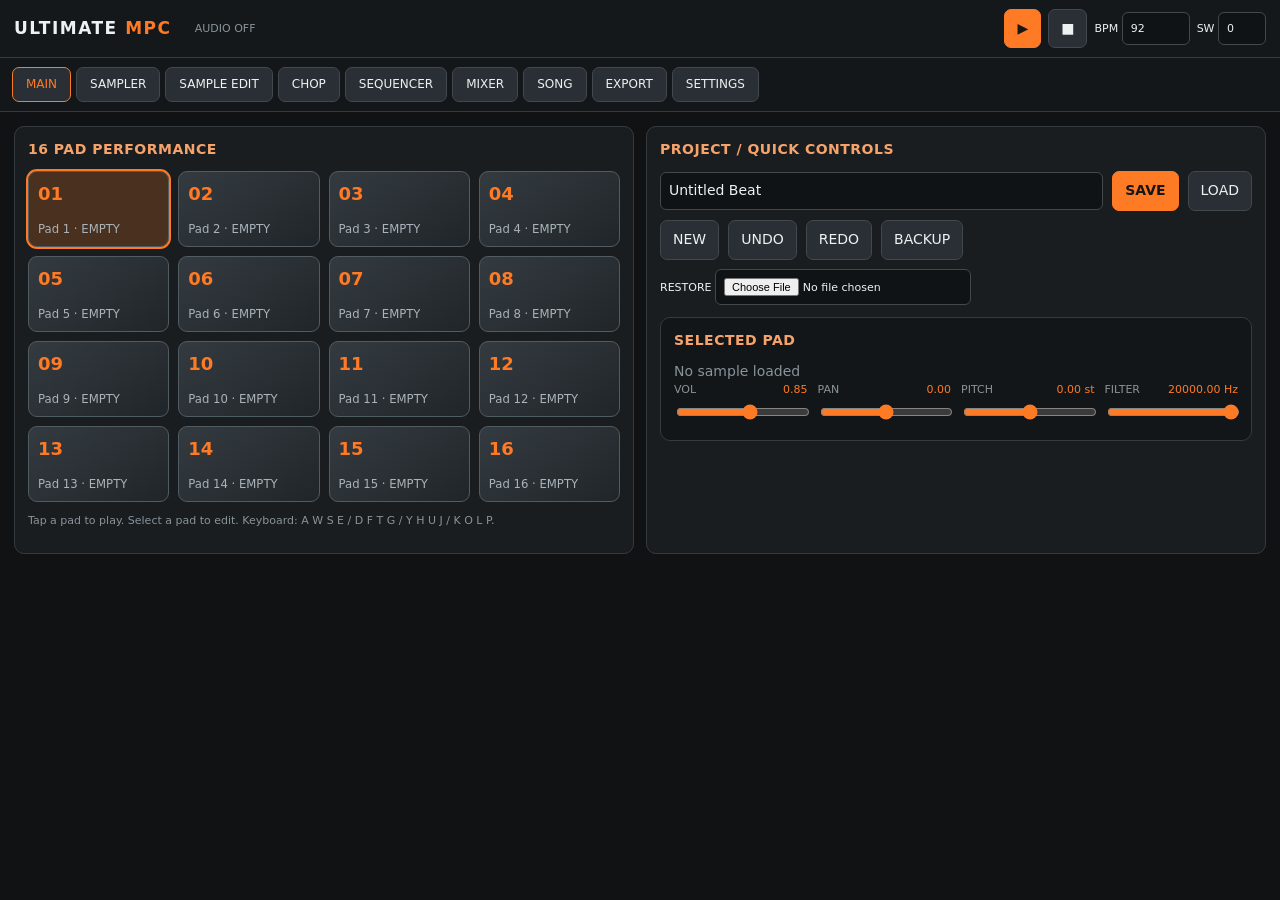
<file: index.html>
<!doctype html>
<html lang="ja">
<head>
<meta charset="utf-8">
<meta name="viewport" content="width=device-width,initial-scale=1,viewport-fit=cover">
<meta name="theme-color" content="#111315">
<title>ULTIMATE MPC</title>
<style>
:root{--bg:#101214;--panel:#191d20;--panel2:#22272b;--line:#343b40;--muted:#89939a;--text:#eef1f2;--orange:#ff7a24;--orange2:#ff9a4d;--green:#9bd66d}
*{box-sizing:border-box}body{margin:0;background:var(--bg);color:var(--text);font:14px/1.4 system-ui,-apple-system,"Segoe UI",sans-serif;min-height:100vh}
button,input,select{font:inherit}button{background:#292f34;color:var(--text);border:1px solid #41494f;border-radius:7px;padding:9px 12px;cursor:pointer}button:active,.pad:active{transform:translateY(1px);filter:brightness(1.25)}button.primary{background:var(--orange);border-color:var(--orange);color:#171717;font-weight:800}button.active{border-color:var(--orange);color:var(--orange)}button:disabled{opacity:.4}
input,select{background:#101315;color:var(--text);border:1px solid #41494f;border-radius:6px;padding:8px;min-width:0;max-width:100%}
input[type=range]{padding:0;accent-color:var(--orange);width:100%}
header{height:58px;display:flex;align-items:center;gap:14px;padding:8px 14px;border-bottom:1px solid var(--line);background:#15181a;position:sticky;top:0;z-index:5}
.brand{font-weight:900;letter-spacing:1.5px;font-size:17px}.brand b{color:var(--orange)}.transport{display:flex;align-items:center;gap:7px;margin-left:auto}.transport input{width:68px}
.status{color:var(--muted);font-size:11px;min-width:70px;text-align:right}
nav{display:flex;gap:5px;padding:9px 12px;overflow:auto;border-bottom:1px solid var(--line);background:#141719}
nav button{white-space:nowrap;padding:8px 13px;font-size:12px}
main{padding:14px;max-width:1500px;margin:auto}.page{display:none}.page.show{display:block}
.panel{background:var(--panel);border:1px solid var(--line);border-radius:10px;padding:13px;margin-bottom:12px;min-width:0}
.panel h2{font-size:14px;margin:0 0 12px;color:#f5a36b;letter-spacing:.5px}
.grid{display:grid;grid-template-columns:repeat(4,minmax(0,1fr));gap:9px}.pad{min-height:76px;border-radius:9px;background:linear-gradient(145deg,#343b40,#202529);border:1px solid #515b62;display:flex;flex-direction:column;justify-content:space-between;padding:9px;text-align:left;touch-action:manipulation;user-select:none}.pad strong{font-size:18px;color:var(--orange)}.pad small{color:#aab3b9;overflow:hidden;text-overflow:ellipsis;white-space:nowrap}.pad.selected{outline:2px solid var(--orange);background:#49301f}
.row{display:flex;gap:9px;align-items:center;flex-wrap:wrap}.row>*{flex:0 0 auto}.grow{flex:1 1 150px}.muted{color:var(--muted)}.tiny{font-size:11px}.controls{display:grid;grid-template-columns:repeat(4,minmax(0,1fr));gap:10px}.control label{display:block;color:var(--muted);font-size:11px;margin-bottom:4px}.control output{color:var(--orange);float:right}
canvas{width:100%;height:170px;background:#0b0e10;border:1px solid #30383d;border-radius:7px;display:block;touch-action:pan-y}
.steps{display:grid;grid-template-columns:repeat(16,minmax(0,1fr));gap:4px}.step{padding:0;height:34px;min-width:0;border-radius:4px;background:#252b2f}.step.on{background:var(--orange);border-color:#ffb27e;color:#171717}.step.playing{outline:2px solid white}
.list{display:grid;gap:7px}.item{display:flex;align-items:center;gap:8px;background:#202529;padding:8px;border-radius:6px}.item>*{min-width:0}.item span{flex:1}
#toast{position:fixed;bottom:18px;left:50%;transform:translateX(-50%);background:#eee;color:#111;padding:10px 16px;border-radius:8px;z-index:20;display:none;max-width:90vw}
@media(min-width:850px){.workspace{display:grid;grid-template-columns:minmax(320px,1fr) minmax(360px,1fr);gap:12px}.workspace .panel{margin:0}.grid{grid-template-columns:repeat(4,minmax(0,1fr))}}
@media(max-width:560px){header{gap:7px;padding:7px}.brand{font-size:14px}.status{display:none}.transport{gap:4px}.transport button{padding:8px}.transport input{width:57px}main{padding:9px}.panel{padding:10px}.grid{gap:6px}.pad{min-height:68px;padding:7px}.pad strong{font-size:16px}.controls{grid-template-columns:repeat(2,minmax(0,1fr))}.steps{gap:2px}.step{height:29px;font-size:10px;padding:0}}
</style>
</head>
<body>
<header>
 <div class="brand">ULTIMATE <b>MPC</b></div>
 <div class="status" id="audioStatus">AUDIO OFF</div>
 <div class="transport">
  <button id="playBtn" class="primary">▶</button><button id="stopBtn">■</button>
  <label class="tiny">BPM <input id="bpm" type="number" min="40" max="240" value="92"></label>
  <label class="tiny">SW <input id="swing" type="number" min="0" max="75" value="0" style="width:48px"></label>
 </div>
</header>
<nav id="nav">
 <button class="active" data-page="main">MAIN</button><button data-page="sampler">SAMPLER</button><button data-page="edit">SAMPLE EDIT</button><button data-page="chop">CHOP</button><button data-page="seq">SEQUENCER</button><button data-page="mixer">MIXER</button><button data-page="song">SONG</button><button data-page="export">EXPORT</button><button data-page="settings">SETTINGS</button>
</nav>
<main>
<section class="page show" id="main">
 <div class="workspace">
  <div class="panel"><h2>16 PAD PERFORMANCE</h2><div class="grid" id="pads"></div><p class="tiny muted">Tap a pad to play. Select a pad to edit. Keyboard: A W S E / D F T G / Y H U J / K O L P.</p></div>
  <div class="panel"><h2>PROJECT / QUICK CONTROLS</h2>
   <div class="row"><input id="projectName" value="Untitled Beat" class="grow"><button id="saveBtn" class="primary">SAVE</button><button id="loadBtn">LOAD</button></div>
   <div class="row" style="margin-top:9px"><button id="newBtn">NEW</button><button id="undoBtn">UNDO</button><button id="redoBtn">REDO</button><button id="projectExportBtn">BACKUP</button><label class="tiny">RESTORE <input id="projectImport" type="file" accept=".um-mpc,.json,application/json"></label></div>
   <div class="panel" style="margin-top:12px;background:#121618"><h2>SELECTED PAD</h2><div id="quickInfo" class="muted">No sample loaded</div><div class="controls" id="quickControls"></div></div>
  </div>
 </div>
</section>
<section class="page" id="sampler">
 <div class="panel"><h2>SAMPLER / PAD ASSIGN</h2><div class="row"><label class="grow">Load audio to selected pad <input id="sampleFile" type="file" accept="audio/*"></label><button id="recordBtn">● RECORD MIC</button><button id="stopRecordBtn" disabled>STOP REC</button></div><p class="tiny muted">対応形式はSafari/ブラウザがデコードできる音声形式に依存します。MP3 / WAV / M4Aなど。録音はマイク許可が必要です。</p></div>
 <div class="workspace"><div class="panel"><h2>PAD BANK</h2><div class="grid" id="pads2"></div></div><div class="panel"><h2>PAD PARAMETERS</h2><div id="padControls" class="controls"></div><div class="row" style="margin-top:10px"><button id="reverseBtn">REVERSE</button><button id="muteBtn">MUTE</button><button id="soloBtn">SOLO</button><button id="chokeBtn">CHOKE GROUP 1</button><button id="modeBtn">ONE SHOT</button></div></div></div>
</section>
<section class="page" id="edit">
 <div class="panel"><h2>SAMPLE EDITOR</h2><div class="row"><button id="zoomOut">－ ZOOM</button><button id="zoomIn">＋ ZOOM</button><button id="previewBtn">▶ PREVIEW</button><button id="trimBtn" class="primary">TRIM TO SELECTION</button><button id="fadeInBtn">FADE IN</button><button id="fadeOutBtn">FADE OUT</button><button id="normalizeBtn">NORMALIZE</button></div><canvas id="wave" width="1200" height="220"></canvas><div class="row"><label class="grow tiny">START <input id="startRange" type="range" min="0" max="0.99" step=".001" value="0"></label><label class="grow tiny">END <input id="endRange" type="range" min=".01" max="1" step=".001" value="1"></label></div><p class="tiny muted">波形をドラッグして範囲選択。編集は選択中パッドのサンプルに適用されます。UNDOで戻せます。</p></div>
</section>
<section class="page" id="chop">
 <div class="panel"><h2>AUTO CHOP / SLICE</h2><div class="row"><label>MODE <select id="chopMode"><option value="equal">Equal Division</option><option value="transient">Transient Detection</option><option value="grid">Grid Division</option></select></label><label>SLICE COUNT <input id="sliceCount" type="number" min="1" max="16" value="8" style="width:75px"></label><button id="chopBtn" class="primary">DETECT / CHOP</button><button id="assignSlices">ASSIGN TO PADS</button></div><canvas id="chopWave" width="1200" height="180"></canvas><div id="sliceList" class="list"></div></div>
</section>
<section class="page" id="seq">
 <div class="panel"><h2>16-STEP SEQUENCER</h2><div class="row"><label>PAD <select id="seqPad"></select></label><label>STEPS <select id="stepCount"><option>16</option><option>32</option><option>64</option></select></label><button id="clearPattern">CLEAR TRACK</button><button id="duplicatePattern">DUPLICATE</button><button id="recordToggle">● LIVE REC OFF</button></div><div id="stepGrid" class="steps" style="margin-top:12px"></div><p class="tiny muted">ステップをタップして発音位置を切り替え。再生中はAudioContextクロックで先読みスケジュールします。</p></div>
 <div class="panel"><h2>SEQUENCER TRACKS</h2><div id="trackList" class="list"></div></div>
</section>
<section class="page" id="mixer">
 <div class="panel"><h2>16-CHANNEL MIXER</h2><div class="row"><label>CHANNEL <select id="mixPad"></select></label><label>MASTER <input id="masterVol" type="range" min="0" max="1.3" step=".01" value=".85"></label></div><div id="mixControls" class="controls" style="margin-top:12px"></div><p class="tiny muted">各パッドに独立したゲイン / パン / フィルターを設定。マスターにはリミッター相当のDynamicsCompressorを搭載。</p></div>
</section>
<section class="page" id="song">
 <div class="panel"><h2>SONG ARRANGER</h2><div class="row"><label>SECTION <select id="section"><option>Intro</option><option>Verse</option><option>Hook</option><option>Bridge</option><option>Outro</option></select></label><label>PATTERN BARS <input id="bars" type="number" min="1" max="16" value="4" style="width:70px"></label><button id="addSection" class="primary">ADD SECTION</button><button id="playSong">▶ PLAY SONG</button></div><div id="songList" class="list" style="margin-top:12px"></div></div>
</section>
<section class="page" id="export">
 <div class="panel"><h2>EXPORT AUDIO</h2><div class="row"><label>FORMAT <select id="exportRate"><option value="44100">44.1 kHz</option><option value="48000">48 kHz</option></select></label><label>BIT DEPTH <select id="bitDepth"><option value="16">16-bit</option><option value="24">24-bit</option></select></label><button id="renderBtn" class="primary">RENDER WAV</button><button id="exportPad">EXPORT SELECTED PAD</button></div><p class="tiny muted">WAVはブラウザ内でレンダリング。MP3エンコードは外部ライブラリなしのため未搭載です。</p><div id="exportStatus" class="muted tiny"></div></div>
</section>
<section class="page" id="settings">
 <div class="panel"><h2>SETTINGS / STORAGE</h2><p>音声エンジンは最初の操作で起動します。iPhone Safariでは消音モード・省電力・バックグラウンド移行の影響を受ける場合があります。</p><div class="row"><button id="initAudio" class="primary">INITIALIZE AUDIO</button><button id="clearStorage">CLEAR LOCAL PROJECTS</button></div><p class="tiny muted">保存先: このブラウザのIndexedDB。Safariのサイトデータ削除やプライベートブラウズ終了で消える可能性があるため、定期的にBACKUPしてください。</p><div id="engineInfo" class="tiny muted"></div></div>
</section>
</main>
<div id="toast"></div>
<script>
'use strict';
const $=id=>document.getElementById(id);
const N=16, KEYMAP=['a','w','s','e','d','f','t','g','y','h','u','j','k','o','l','p'];
let ctx=null, master=null, limiter=null, pads=[], selected=0, playing=false, scheduler=null, nextTime=0, step=0, recordStream=null, recorder=null, recChunks=[], recording=false;
let pattern=Array.from({length:16},()=>Array(64).fill(null)), stepCount=16, song=[], slices=[], history=[], future=[], selection={a:0,b:1}, zoom=1, liveRec=false;
const dbName='ultimate-mpc-db';
function toast(s){let t=$('toast');t.textContent=s;t.style.display='block';clearTimeout(toast.timer);toast.timer=setTimeout(()=>t.style.display='none',2200)}
function makePad(i){return {name:'Pad '+(i+1),buffer:null,volume:0.85,pan:0,pitch:0,start:0,end:1,attack:0,decay:0,sustain:1,release:.08,reverse:false,mute:false,solo:false,choke:0,gate:false,filter:20000,source:null}}
pads=Array.from({length:N},(_,i)=>makePad(i));
function initAudio(){if(!ctx){ctx=new (window.AudioContext||window.webkitAudioContext)({latencyHint:'interactive'});master=ctx.createGain();limiter=ctx.createDynamicsCompressor();limiter.threshold.value=-3;limiter.knee.value=4;limiter.ratio.value=12;limiter.attack.value=.003;limiter.release.value=.12;master.connect(limiter).connect(ctx.destination);$('audioStatus').textContent='AUDIO READY';$('engineInfo').textContent='Sample rate: '+ctx.sampleRate+' Hz / '+ctx.state;}if(ctx.state==='suspended')ctx.resume();return ctx}
function snapshot(){try{history.push(JSON.stringify(serialize(false)));if(history.length>30)history.shift();future=[]}catch(e){}}
function serialize(includeAudio=true){return {name:$('projectName').value,bpm:+$('bpm').value,swing:+$('swing').value,pads:pads.map(p=>({...p,buffer:includeAudio&&p.buffer?bufferToArray(p.buffer):null,source:null})),pattern,stepCount,song}}
function bufferToArray(b){let ch=[];for(let i=0;i<b.numberOfChannels;i++)ch.push(Array.from(b.getChannelData(i)));return {sampleRate:b.sampleRate,channels:ch}}
function arrayToBuffer(d){let b=ctx.createBuffer(d.channels.length,d.channels[0].length,d.sampleRate);d.channels.forEach((a,i)=>b.copyToChannel(Float32Array.from(a),i));return b}
function restore(obj){pads=obj.pads.map((p,i)=>({...makePad(i),...p,buffer:p.buffer?arrayToBuffer(p.buffer):null,source:null}));pattern=obj.pattern||pattern;stepCount=obj.stepCount||16;song=obj.song||[];$('projectName').value=obj.name||'Untitled Beat';$('bpm').value=obj.bpm||92;$('swing').value=obj.swing||0;refresh()}
function playPad(i,velocity=1,when){let p=pads[i];if(!p||!p.buffer||p.mute)return;initAudio();if(pads.some(x=>x.solo)&&!p.solo)return;
 if(p.choke){pads.forEach((q,j)=>{if(j!==i&&q.choke===p.choke&&q.source){try{q.source.stop()}catch(e){}q.source=null}})}
 const b=p.buffer, src=ctx.createBufferSource(), gain=ctx.createGain(), pan=ctx.createStereoPanner(), filter=ctx.createBiquadFilter();
 src.buffer=b;src.playbackRate.value=Math.pow(2,p.pitch/12);if(p.reverse){let rev=ctx.createBuffer(b.numberOfChannels,b.length,b.sampleRate);for(let c=0;c<b.numberOfChannels;c++){let a=b.getChannelData(c),r=rev.getChannelData(c);for(let k=0;k<a.length;k++)r[k]=a[a.length-1-k]}src.buffer=rev}
 pan.pan.value=p.pan;filter.type='lowpass';filter.frequency.value=p.filter;src.connect(filter).connect(gain).connect(pan).connect(master);
 const start=Math.max(0,Math.min(.999,p.start))*src.buffer.duration,end=Math.max(start+.001,Math.min(1,p.end))*src.buffer.duration,dur=end-start,t=when??ctx.currentTime;
 gain.gain.setValueAtTime(0,t);gain.gain.linearRampToValueAtTime(p.volume*velocity, t+Math.max(.002,p.attack));
 if(p.decay>0)gain.gain.setTargetAtTime(p.sustain*p.volume*velocity,t+p.attack,p.decay/4);
 if(p.gate){gain.gain.setTargetAtTime(0,t+Math.max(.05,dur),Math.max(.01,p.release/4));}
 else gain.gain.setValueAtTime(p.sustain*p.volume*velocity,t+Math.max(.01,dur-p.release));
 if(!p.gate)gain.gain.linearRampToValueAtTime(0,t+dur);
 src.start(t,start,dur);p.source=src;src.onended=()=>{if(p.source===src)p.source=null};
}
function drawPads(){['pads','pads2'].forEach(id=>{$(id).innerHTML='';pads.forEach((p,i)=>{let b=document.createElement('button');b.className='pad'+(selected===i?' selected':'');b.innerHTML='<strong>'+String(i+1).padStart(2,'0')+'</strong><small>'+escapeHtml(p.name)+(p.buffer?' · '+p.buffer.duration.toFixed(2)+'s':' · EMPTY')+'</small>';b.onpointerdown=e=>{if(e.button!==2)playPad(i,1)};b.onclick=()=>{selected=i;refresh()};$(id).append(b)})})}
function escapeHtml(s){return String(s).replace(/[&<>"']/g,c=>({'&':'&amp;','<':'&lt;','>':'&gt;','"':'&quot;',"'":'&#39;'}[c]))}
function control(label,key,min,max,stepv,unit=''){let p=pads[selected],v=p[key];return `<div class="control"><label>${label}<output>${Number(v).toFixed(2)}${unit}</output></label><input data-key="${key}" type="range" min="${min}" max="${max}" step="${stepv}" value="${v}"></div>`}
function renderControls(){let html=control('VOLUME','volume',0,1.5,.01)+control('PAN','pan',-1,1,.01)+control('PITCH','pitch',-24,24,.1,' st')+control('START','start',0,.99,.001)+control('END','end',.01,1,.001)+control('ATTACK','attack',0,1,.001,' s')+control('DECAY','decay',0,2,.01,' s')+control('SUSTAIN','sustain',0,1,.01)+control('RELEASE','release',.001,2,.01,' s')+control('LOW PASS','filter',100,20000,10,' Hz');$('padControls').innerHTML=html;$('quickControls').innerHTML=control('VOL','volume',0,1.5,.01)+control('PAN','pan',-1,1,.01)+control('PITCH','pitch',-24,24,.1,' st')+control('FILTER','filter',100,20000,10,' Hz');document.querySelectorAll('[data-key]').forEach(el=>el.oninput=()=>{let k=el.dataset.key;pads[selected][k]=+el.value;el.previousElementSibling.querySelector('output').value=(+el.value).toFixed(2);drawWave()})}
function refresh(){drawPads();renderControls();$('quickInfo').textContent=pads[selected].buffer?`${pads[selected].name} · ${pads[selected].buffer.duration.toFixed(3)} sec · ${pads[selected].buffer.sampleRate} Hz`:'No sample loaded';drawWave();drawChop();renderSteps();renderMixer();renderSong()}
function drawWave(){let c=$('wave'),g=c.getContext('2d');g.clearRect(0,0,c.width,c.height);g.fillStyle='#0b0e10';g.fillRect(0,0,c.width,c.height);let b=pads[selected].buffer;if(!b){g.fillStyle='#778';g.fillText('LOAD A SAMPLE TO VIEW WAVEFORM',25,110);return}let a=b.getChannelData(0),stride=Math.max(1,Math.floor(a.length/c.width/zoom)),mid=c.height/2;g.strokeStyle='#ff8738';g.lineWidth=1;g.beginPath();for(let x=0;x<c.width;x++){let idx=Math.floor(x*a.length/c.width),lo=1,hi=-1;for(let j=0;j<stride&&idx+j<a.length;j++){lo=Math.min(lo,a[idx+j]);hi=Math.max(hi,a[idx+j])}g.moveTo(x,mid-hi*mid*.9);g.lineTo(x,mid-lo*mid*.9)}g.stroke();g.fillStyle='rgba(255,122,36,.14)';g.fillRect(selection.a*c.width,0,(selection.b-selection.a)*c.width,c.height);g.strokeStyle='#ffb27e';g.strokeRect(selection.a*c.width,1,(selection.b-selection.a)*c.width,c.height-2)}
function drawChop(){let c=$('chopWave'),g=c.getContext('2d');g.clearRect(0,0,c.width,c.height);let b=pads[selected].buffer;if(!b){g.fillStyle='#788';g.fillText('NO SAMPLE',20,80);return}let a=b.getChannelData(0),mid=c.height/2;g.strokeStyle='#ff8738';g.beginPath();for(let x=0;x<c.width;x++){let v=a[Math.floor(x*a.length/c.width)]||0;g.moveTo(x,mid-v*mid*.85);g.lineTo(x,mid+v*mid*.85)}g.stroke();g.strokeStyle='#fff';slices.forEach(s=>{g.beginPath();g.moveTo(s.a*c.width,0);g.lineTo(s.a*c.width,c.height);g.stroke()})}
function bindCanvas(){let down=false;function pos(e){let r=$('wave').getBoundingClientRect();return Math.max(0,Math.min(1,(e.clientX-r.left)/r.width))}$('wave').onpointerdown=e=>{down=true;selection.a=pos(e);selection.b=selection.a;drawWave()};$('wave').onpointermove=e=>{if(down){selection.b=pos(e);if(selection.b<selection.a)[selection.a,selection.b]=[selection.b,selection.a];drawWave()}};window.addEventListener('pointerup',()=>{down=false})}
async function loadFile(file,target=selected){if(!file)return;try{initAudio();let data=await file.arrayBuffer(),buf=await ctx.decodeAudioData(data);snapshot();pads[target].buffer=buf;pads[target].name=file.name.replace(/\.[^.]+$/,'').slice(0,24);pads[target].start=0;pads[target].end=1;selected=target;selection={a:0,b:1};refresh();toast('Sample loaded')}catch(e){toast('読み込み失敗: '+e.message)}}
$('sampleFile').onchange=e=>loadFile(e.target.files[0]);
function editBuffer(fn){let p=pads[selected];if(!p.buffer)return toast('先にサンプルを読み込んでください');snapshot();let b=p.buffer, out=ctx.createBuffer(b.numberOfChannels,b.length,b.sampleRate);for(let c=0;c<b.numberOfChannels;c++){let src=b.getChannelData(c),dst=out.getChannelData(c);dst.set(src);fn(dst,c)}p.buffer=out;drawWave();drawChop()}
$('trimBtn').onclick=()=>{let p=pads[selected],b=p.buffer;if(!b)return;let a=Math.floor(selection.a*b.length),z=Math.max(a+1,Math.floor(selection.b*b.length));snapshot();let out=ctx.createBuffer(b.numberOfChannels,z-a,b.sampleRate);for(let c=0;c<b.numberOfChannels;c++)out.copyToChannel(b.getChannelData(c).slice(a,z),c);p.buffer=out;p.start=0;p.end=1;selection={a:0,b:1};refresh()};
$('fadeInBtn').onclick=()=>editBuffer(a=>{let n=Math.min(a.length,Math.floor(a.length*.08));for(let i=0;i<n;i++)a[i]*=i/n});
$('fadeOutBtn').onclick=()=>editBuffer(a=>{let n=Math.min(a.length,Math.floor(a.length*.08));for(let i=0;i<n;i++)a[a.length-n+i]*=1-i/n});
$('normalizeBtn').onclick=()=>editBuffer(a=>{let peak=0;for(let v of a)peak=Math.max(peak,Math.abs(v));if(peak)for(let i=0;i<a.length;i++)a[i]/=peak*.98});
$('previewBtn').onclick=()=>playPad(selected);
$('zoomIn').onclick=()=>{zoom=Math.min(8,zoom*1.5);drawWave()};$('zoomOut').onclick=()=>{zoom=Math.max(1,zoom/1.5);drawWave()};
$('startRange').oninput=e=>{pads[selected].start=+e.target.value;drawWave()};$('endRange').oninput=e=>{pads[selected].end=+e.target.value;drawWave()};
$('reverseBtn').onclick=()=>{pads[selected].reverse=!pads[selected].reverse;toast('Reverse '+(pads[selected].reverse?'ON':'OFF'))};
$('muteBtn').onclick=()=>{pads[selected].mute=!pads[selected].mute;toast('Mute '+pads[selected].mute)};
$('soloBtn').onclick=()=>{pads[selected].solo=!pads[selected].solo;toast('Solo '+pads[selected].solo)};
$('chokeBtn').onclick=()=>{pads[selected].choke=pads[selected].choke?0:1;toast('Choke group '+pads[selected].choke)};
$('modeBtn').onclick=()=>{pads[selected].gate=!pads[selected].gate;$('modeBtn').textContent=pads[selected].gate?'GATE':'ONE SHOT'};
$('chopBtn').onclick=()=>{let b=pads[selected].buffer;if(!b)return toast('サンプルがありません');let count=Math.max(1,Math.min(16,+$('sliceCount').value||8)),mode=$('chopMode').value;slices=[];if(mode==='transient'){let a=b.getChannelData(0),env=[],win=Math.max(64,Math.floor(b.sampleRate*.01));for(let i=0;i<a.length;i+=win){let sum=0;for(let j=i;j<Math.min(i+win,a.length);j++)sum+=a[j]*a[j];env.push(Math.sqrt(sum/win))}let peaks=[];for(let i=2;i<env.length-2;i++)if(env[i]>env[i-1]*1.35&&env[i]>env[i+1]&&env[i]>.015)peaks.push(i*win/a.length);let cuts=[0,...peaks.slice(0,14),1].sort((x,y)=>x-y);cuts=[...new Set(cuts)];for(let i=0;i<cuts.length-1;i++)slices.push({a:cuts[i],b:cuts[i+1]})}else{for(let i=0;i<count;i++)slices.push({a:i/count,b:(i+1)/count})}renderSlices();drawChop();toast(slices.length+' slices created')};
function renderSlices(){$('sliceList').innerHTML='';slices.forEach((s,i)=>{let d=document.createElement('div');d.className='item';d.innerHTML=`<span>Slice ${i+1} · ${(s.a*100).toFixed(1)}%–${(s.b*100).toFixed(1)}%</span><button>PREVIEW</button>`;d.querySelector('button').onclick=()=>{let p=pads[selected];playRange(p.buffer,s.a,s.b)};$('sliceList').append(d)})}
function playRange(b,a,z){if(!b)return;initAudio();let s=ctx.createBufferSource();s.buffer=b;s.connect(master);s.start(0,a*b.duration,(z-a)*b.duration)}
$('assignSlices').onclick=()=>{if(!slices.length||!pads[selected].buffer)return toast('先にCHOPしてください');snapshot();let source=pads[selected].buffer;slices.slice(0,16).forEach((s,i)=>{let a=Math.floor(s.a*source.length),z=Math.max(a+1,Math.floor(s.b*source.length)),b=ctx.createBuffer(source.numberOfChannels,z-a,source.sampleRate);for(let c=0;c<source.numberOfChannels;c++)b.copyToChannel(source.getChannelData(c).slice(a,z),c);pads[i].buffer=b;pads[i].name='Slice '+(i+1);pads[i].start=0;pads[i].end=1});refresh();toast('Slices assigned to pads 1–'+Math.min(16,slices.length))};
function renderSteps(){let pad=+$('seqPad').value||0;let g=$('stepGrid');g.innerHTML='';for(let i=0;i<stepCount;i++){let b=document.createElement('button');b.className='step'+(pattern[pad][i]?' on':'');b.textContent=(i+1);b.onclick=()=>{pattern[pad][i]=!pattern[pad][i];b.classList.toggle('on');if(pattern[pad][i])playPad(pad)};g.append(b)}}
function renderTracks(){$('trackList').innerHTML=pads.map((p,i)=>`<div class="item"><span>${i+1}. ${escapeHtml(p.name)}</span><span class="tiny muted">${pattern[i].slice(0,stepCount).filter(Boolean).length} hits</span><button data-track="${i}">EDIT</button></div>`).join('');document.querySelectorAll('[data-track]').forEach(b=>b.onclick=()=>{$('seqPad').value=b.dataset.track;renderSteps()})}
for(let i=0;i<N;i++){let o=document.createElement('option');o.value=i;o.textContent=`${i+1} · ${pads[i].name}`;$('seqPad').append(o);let m=o.cloneNode(true);$('mixPad').append(m)}
$('seqPad').onchange=renderSteps;$('stepCount').onchange=e=>{stepCount=+e.target.value;renderSteps()};
$('clearPattern').onclick=()=>{pattern[+$('seqPad').value].fill(null);renderSteps();renderTracks()};
$('duplicatePattern').onclick=()=>{let p=+$('seqPad').value;pattern[p]=pattern[p].map(Boolean);toast('Track pattern duplicated in memory')};
$('recordToggle').onclick=()=>{liveRec=!liveRec;$('recordToggle').textContent='● LIVE REC '+(liveRec?'ON':'OFF')};
function schedulerTick(){if(!playing||!ctx)return;while(nextTime<ctx.currentTime+.12){let sixteenth=60/(+$('bpm').value||92)/4;let swing=+$('swing').value/100;let pos=step%stepCount;for(let p=0;p<N;p++)if(pattern[p][pos])playPad(p,1,nextTime);nextTime+=sixteenth*(step%2===1?1+swing:1-swing);step++;}scheduler=setTimeout(schedulerTick,25)}
function startPlay(){initAudio();if(playing)return;playing=true;step=0;nextTime=ctx.currentTime+.05;schedulerTick();$('playBtn').classList.add('active')}
function stopPlay(){playing=false;clearTimeout(scheduler);step=0;$('playBtn').classList.remove('active')}
$('playBtn').onclick=startPlay;$('stopBtn').onclick=stopPlay;
function renderMixer(){let i=+$('mixPad').value||0,p=pads[i];$('mixControls').innerHTML=`<div class="control"><label>VOLUME</label><input id="mv" type="range" min="0" max="1.5" step=".01" value="${p.volume}"></div><div class="control"><label>PAN</label><input id="mp" type="range" min="-1" max="1" step=".01" value="${p.pan}"></div><div class="control"><label>LOW PASS FILTER</label><input id="mf" type="range" min="100" max="20000" step="10" value="${p.filter}"></div><div class="control"><label>PITCH</label><input id="mpt" type="range" min="-24" max="24" step=".1" value="${p.pitch}"></div>`;$('mv').oninput=e=>p.volume=+e.target.value;$('mp').oninput=e=>p.pan=+e.target.value;$('mf').oninput=e=>p.filter=+e.target.value;$('mpt').oninput=e=>p.pitch=+e.target.value}
$('mixPad').onchange=renderMixer;$('masterVol').oninput=e=>{initAudio();master.gain.value=+e.target.value};
$('addSection').onclick=()=>{song.push({name:$('section').value,bars:Math.max(1,+$('bars').value||4)});renderSong()};
function renderSong(){$('songList').innerHTML=song.map((s,i)=>`<div class="item"><span>${i+1}. <b>${s.name}</b> · ${s.bars} bars</span><button data-up="${i}">↑</button><button data-down="${i}">↓</button><button data-del="${i}">DELETE</button></div>`).join('');document.querySelectorAll('[data-del]').forEach(b=>b.onclick=()=>{song.splice(+b.dataset.del,1);renderSong()});document.querySelectorAll('[data-up]').forEach(b=>b.onclick=()=>{let i=+b.dataset.up;if(i){[song[i-1],song[i]]=[song[i],song[i-1]];renderSong()}});document.querySelectorAll('[data-down]').forEach(b=>b.onclick=()=>{let i=+b.dataset.down;if(i<song.length-1){[song[i+1],song[i]]=[song[i],song[i+1]];renderSong()}})}
$('playSong').onclick=()=>{if(!song.length)return toast('Song is empty');startPlay();toast('Song arrangement preview: pattern loop playback')};
function openDB(){return new Promise((res,rej)=>{let r=indexedDB.open(dbName,1);r.onupgradeneeded=()=>r.result.createObjectStore('projects',{keyPath:'id'});r.onsuccess=()=>res(r.result);r.onerror=()=>rej(r.error)})}
async function saveProject(){try{let db=await openDB(),obj=serialize(true),tx=db.transaction('projects','readwrite');tx.objectStore('projects').put({id:'current',updated:Date.now(),data:obj});tx.oncomplete=()=>toast('Project saved locally');tx.onerror=()=>toast('Save failed')}catch(e){toast('Storage error: '+e.message)}}
$('saveBtn').onclick=saveProject;
$('loadBtn').onclick=async()=>{try{let db=await openDB(),r=db.transaction('projects').objectStore('projects').get('current');r.onsuccess=()=>{if(r.result){initAudio();restore(r.result.data);toast('Project loaded')}else toast('No saved project')}}catch(e){toast(e.message)}};
$('newBtn').onclick=()=>{if(!confirm('現在のプロジェクトを初期化しますか？'))return;snapshot();pads=Array.from({length:N},(_,i)=>makePad(i));pattern=Array.from({length:N},()=>Array(64).fill(null));song=[];selected=0;$('projectName').value='Untitled Beat';refresh()};
$('undoBtn').onclick=()=>{if(!history.length)return toast('Undo stack empty');future.push(JSON.stringify(serialize(false)));let x=JSON.parse(history.pop());restore(x);toast('Undo')};
$('redoBtn').onclick=()=>{if(!future.length)return toast('Redo stack empty');history.push(JSON.stringify(serialize(false)));restore(JSON.parse(future.pop()));toast('Redo')};
$('projectExportBtn').onclick=()=>download(JSON.stringify(serialize(true)),$('projectName').value+'.um-mpc','application/json');
$('projectImport').onchange=async e=>{let f=e.target.files[0];if(!f)return;try{let o=JSON.parse(await f.text());initAudio();restore(o);toast('Backup restored')}catch(err){toast('Invalid project file')}};
function download(blobOrText,name,type){let blob=blobOrText instanceof Blob?blobOrText:new Blob([blobOrText],{type}),url=URL.createObjectURL(blob),a=document.createElement('a');a.href=url;a.download=name;a.click();setTimeout(()=>URL.revokeObjectURL(url),1500)}
function wavBlob(buffer,depth=16){let ch=buffer.numberOfChannels,len=buffer.length,bits=depth,bytes=bits/8,block=ch*bytes,out=new ArrayBuffer(44+len*block),v=new DataView(out),pos=0;function str(s){for(let i=0;i<s.length;i++)v.setUint8(pos++,s.charCodeAt(i))}str('RIFF');v.setUint32(pos,36+len*block,true);pos+=4;str('WAVE');str('fmt ');v.setUint32(pos,16,true);pos+=4;v.setUint16(pos,1,true);pos+=2;v.setUint16(pos,ch,true);pos+=2;v.setUint32(pos,buffer.sampleRate,true);pos+=4;v.setUint32(pos,buffer.sampleRate*block,true);pos+=4;v.setUint16(pos,block,true);pos+=2;v.setUint16(pos,bits,true);pos+=2;str('data');v.setUint32(pos,len*block,true);pos+=4;let arrays=Array.from({length:ch},(_,c)=>buffer.getChannelData(c));for(let i=0;i<len;i++)for(let c=0;c<ch;c++){let s=Math.max(-1,Math.min(1,arrays[c][i]));if(bits===16){v.setInt16(pos,s<0?s*32768:s*32767,true);pos+=2}else{let n=Math.round(s<0?s*8388608:s*8388607);v.setUint8(pos,n&255);v.setUint8(pos+1,(n>>8)&255);v.setUint8(pos+2,(n>>16)&255);pos+=3}}return new Blob([out],{type:'audio/wav'})}
async function renderMix(onlyPad=-1){let rate=+$('exportRate').value,beats=onlyPad>=0?4:Math.max(4,song.reduce((a,s)=>a+s.bars,0)*4||16),seconds=beats*60/(+$('bpm').value||92),off=new OfflineAudioContext(2,Math.ceil(seconds*rate),rate),out=off.createDynamicsCompressor();out.threshold.value=-3;out.connect(off.destination);let stepDur=60/(+$('bpm').value||92)/4,total=Math.ceil(seconds/stepDur);for(let i=0;i<N;i++){if(onlyPad>=0&&i!==onlyPad)continue;let p=pads[i];if(!p.buffer||p.mute||(pads.some(x=>x.solo)&&!p.solo))continue;for(let st=0;st<total;st++)if(pattern[i][st%stepCount]){let src=off.createBufferSource(),g=off.createGain(),pan=off.createStereoPanner(),f=off.createBiquadFilter();src.buffer=p.buffer;src.playbackRate.value=Math.pow(2,p.pitch/12);if(p.reverse){let b=off.createBuffer(p.buffer.numberOfChannels,p.buffer.length,p.buffer.sampleRate);for(let c=0;c<b.numberOfChannels;c++){let a=p.buffer.getChannelData(c),d=b.getChannelData(c);for(let k=0;k<a.length;k++)d[k]=a[a.length-1-k]}src.buffer=b}f.type='lowpass';f.frequency.value=p.filter;pan.pan.value=p.pan;g.gain.value=p.volume;src.connect(f).connect(g).connect(pan).connect(out);src.start(st*stepDur,p.start*p.buffer.duration,Math.max(.001,(p.end-p.start)*p.buffer.duration))}}return await off.startRendering()}
$('renderBtn').onclick=async()=>{try{$('exportStatus').textContent='Rendering…';let b=await renderMix(),blob=wavBlob(b,+$('bitDepth').value);download(blob,'ultimate-mpc-mix.wav','audio/wav');$('exportStatus').textContent='WAV rendered · '+b.duration.toFixed(1)+' sec'}catch(e){$('exportStatus').textContent='Render error: '+e.message}};
$('exportPad').onclick=async()=>{try{let b=await renderMix(selected);download(wavBlob(b,+$('bitDepth').value),`pad-${selected+1}.wav`,'audio/wav')}catch(e){toast(e.message)}};
$('recordBtn').onclick=async()=>{try{initAudio();recordStream=await navigator.mediaDevices.getUserMedia({audio:true});recorder=new MediaRecorder(recordStream);recChunks=[];recorder.ondataavailable=e=>recChunks.push(e.data);recorder.onstop=async()=>{let blob=new Blob(recChunks,{type:recorder.mimeType||'audio/webm'});await loadFile(new File([blob],'Mic Recording'));recordStream.getTracks().forEach(t=>t.stop());$('stopRecordBtn').disabled=true};recorder.start();$('stopRecordBtn').disabled=false;$('recordBtn').disabled=true;toast('Recording…')}catch(e){toast('Mic unavailable: '+e.message)}};
$('stopRecordBtn').onclick=()=>{if(recorder&&recorder.state!=='inactive')recorder.stop();$('recordBtn').disabled=false};
$('initAudio').onclick=()=>{initAudio();toast('Audio engine ready')};
$('clearStorage').onclick=async()=>{if(!confirm('保存済みプロジェクトを削除しますか？'))return;let db=await openDB();db.transaction('projects','readwrite').objectStore('projects').clear();toast('Local projects cleared')};
document.querySelectorAll('#nav button').forEach(b=>b.onclick=()=>{document.querySelectorAll('#nav button').forEach(x=>x.classList.toggle('active',x===b));document.querySelectorAll('.page').forEach(x=>x.classList.toggle('show',x.id===b.dataset.page));if(b.dataset.page==='edit'||b.dataset.page==='chop')refresh()});
document.addEventListener('keydown',e=>{if(e.target.matches('input,textarea,select'))return;let i=KEYMAP.indexOf(e.key.toLowerCase());if(i>=0){e.preventDefault();playPad(i)}});
document.addEventListener('visibilitychange',()=>{if(!document.hidden&&ctx&&ctx.state==='suspended')ctx.resume()});
$('bpm').onchange=()=>{let v=Math.max(40,Math.min(240,+$('bpm').value||92));$('bpm').value=v};
$('projectName').onchange=()=>{};
bindCanvas();refresh();renderTracks();$('seqPad').value='0';$('mixPad').value='0';renderMixer();
</script>
</body></html>
</file>
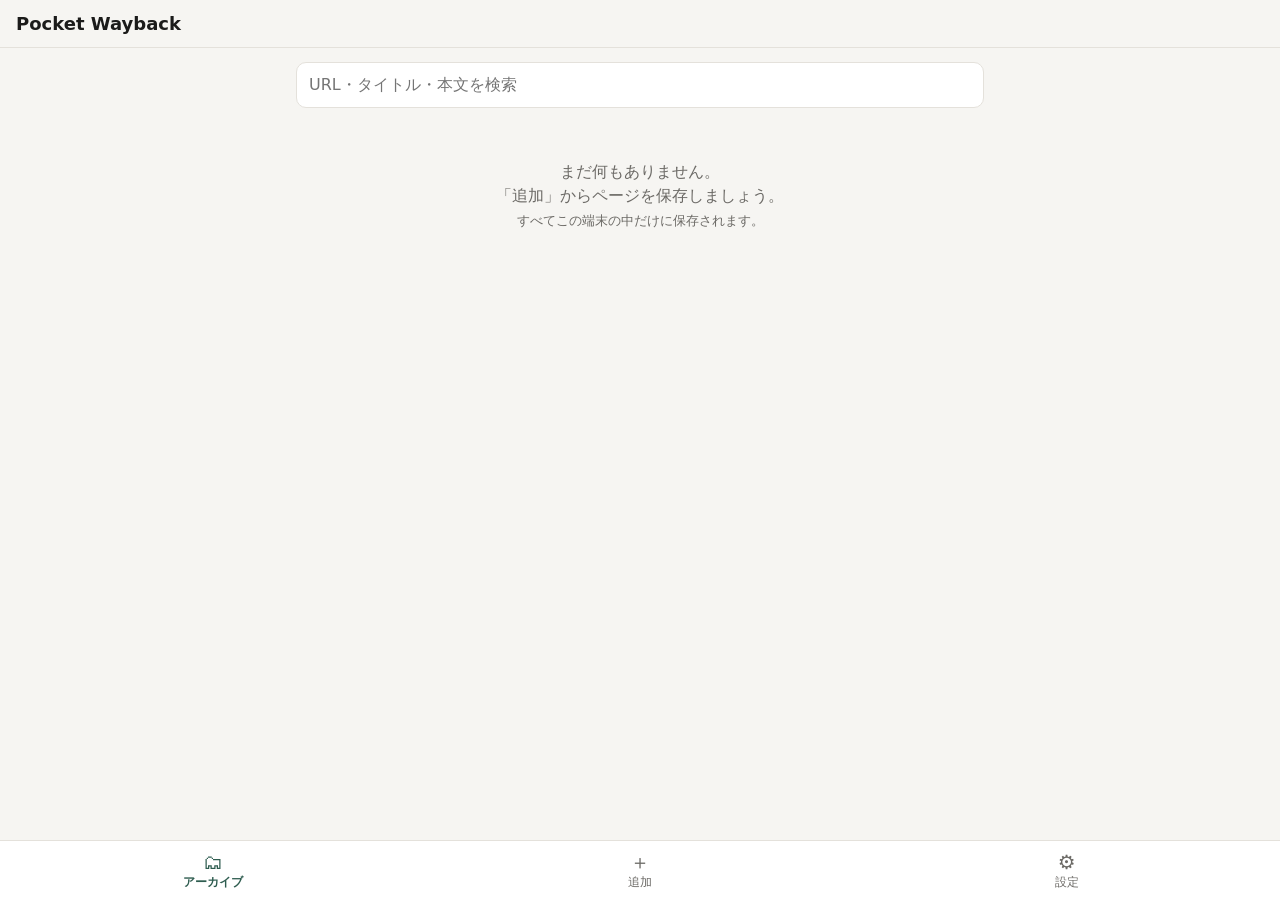
<file: pocket-wayback.html>
<!doctype html>
<html lang="ja">
<head>
<meta charset="utf-8">
<meta name="viewport" content="width=device-width,initial-scale=1,viewport-fit=cover">
<meta http-equiv="Content-Security-Policy" content="default-src 'none'; script-src 'unsafe-inline'; style-src 'unsafe-inline' data:; img-src data: blob:; font-src data:; media-src data: blob:; frame-src about: blob: data:; connect-src 'none'; base-uri 'none'; form-action 'none'">
<meta name="color-scheme" content="light dark">
<meta name="referrer" content="no-referrer">
<title>Pocket Wayback</title>
<style>
:root{--bg:#f6f5f2;--card:#fff;--ink:#1b1b1a;--mute:#6c6a66;--line:#e4e1db;--acc:#2f5d50;--accink:#fff;--add:#e3f3e6;--addt:#14622a;--del:#fbe4e2;--delt:#a3261b;--warn:#fff4d6}
@media(prefers-color-scheme:dark){:root{--bg:#121211;--card:#1c1c1a;--ink:#ecebe7;--mute:#9a978f;--line:#2e2d2a;--acc:#7fc4ac;--accink:#0b1a15;--add:#173222;--addt:#7ee0a0;--del:#3a1b18;--delt:#ff9d92;--warn:#3a321a}}
*{box-sizing:border-box;-webkit-tap-highlight-color:transparent}
html,body{margin:0;background:var(--bg);color:var(--ink);font:16px/1.5 -apple-system,BlinkMacSystemFont,"Hiragino Sans","Noto Sans JP",system-ui,sans-serif}
body{padding-bottom:calc(64px + env(safe-area-inset-bottom))}
body.full{padding-bottom:0}
header.top{position:sticky;top:0;z-index:5;background:var(--bg);padding:calc(10px + env(safe-area-inset-top)) 16px 10px;border-bottom:1px solid var(--line);display:flex;align-items:center;gap:10px}
header.top h1{font-size:18px;margin:0;flex:1;min-width:0;overflow:hidden;text-overflow:ellipsis;white-space:nowrap}
main{padding:14px 16px;max-width:720px;margin:0 auto}
nav.bar{position:fixed;left:0;right:0;bottom:0;display:flex;background:var(--card);border-top:1px solid var(--line);padding-bottom:env(safe-area-inset-bottom);z-index:6}
body.full nav.bar{display:none}
nav.bar a{flex:1;text-align:center;padding:10px 0 9px;color:var(--mute);text-decoration:none;font-size:12px}
nav.bar a b{display:block;font-size:20px;line-height:1.1;font-weight:400}
nav.bar a.on{color:var(--acc);font-weight:600}
.card{background:var(--card);border:1px solid var(--line);border-radius:14px;padding:12px 14px;margin-bottom:10px}
a.row{display:block;color:inherit;text-decoration:none}
.host{font-weight:600;word-break:break-all}
.mute{color:var(--mute);font-size:13px}
.path{color:var(--mute);font-weight:400}
input[type=text],input[type=search],input[type=datetime-local],textarea,select{width:100%;font:inherit;color:inherit;background:var(--card);border:1px solid var(--line);border-radius:10px;padding:10px 12px}
textarea{min-height:160px;font:13px/1.5 ui-monospace,Menlo,monospace}
label.f{display:block;font-size:13px;color:var(--mute);margin:14px 0 5px}
button,.btn{font:inherit;border:0;border-radius:10px;padding:10px 14px;background:var(--acc);color:var(--accink);cursor:pointer;text-decoration:none;display:inline-block}
button.sec,.btn.sec{background:transparent;color:var(--ink);border:1px solid var(--line)}
button.danger{background:transparent;color:var(--delt);border:1px solid var(--line)}
button:disabled{opacity:.4}
.icon{background:transparent;color:var(--ink);border:0;font-size:20px;padding:6px 10px}
.row2{display:flex;gap:8px;flex-wrap:wrap;margin-top:10px}
.pill{display:inline-block;font-size:11px;padding:1px 8px;border-radius:99px;border:1px solid var(--line);color:var(--mute);margin-left:6px}
.pill.chg{color:var(--addt);background:var(--add);border-color:transparent}
.snap{display:flex;gap:12px;align-items:flex-start}
.snap input{margin-top:5px;width:20px;height:20px}
.snap .body{flex:1;min-width:0}
.empty{text-align:center;color:var(--mute);padding:40px 10px}
.note{background:var(--warn);border-radius:12px;padding:10px 12px;font-size:13px;margin:12px 0}
.viewer{position:fixed;inset:0;display:flex;flex-direction:column;background:var(--bg)}
.vbar{display:flex;align-items:center;gap:6px;padding:calc(6px + env(safe-area-inset-top)) 8px 6px;border-bottom:1px solid var(--line);background:var(--bg)}
.vbar select{flex:1;min-width:0;padding:7px 10px}
.vwrap{flex:1;position:relative;background:#fff}
.vwrap iframe{position:absolute;inset:0;width:100%;height:100%;border:0;background:#fff}
pre.txt{margin:0;padding:14px 16px calc(20px + env(safe-area-inset-bottom));white-space:pre-wrap;word-break:break-word;font:14px/1.7 -apple-system,"Hiragino Sans",sans-serif;overflow:auto;position:absolute;inset:0;background:var(--bg);color:var(--ink)}
.d{font:13px/1.55 ui-monospace,Menlo,monospace;white-space:pre-wrap;word-break:break-word;padding:3px 10px;border-radius:4px;margin:1px 0}
.d.p{background:var(--add);color:var(--addt)}
.d.m{background:var(--del);color:var(--delt)}
.d.e{color:var(--mute)}
.d.s{color:var(--mute);text-align:center;font-style:italic}
.toast{position:fixed;left:50%;transform:translateX(-50%);bottom:calc(80px + env(safe-area-inset-bottom));background:#222;color:#fff;padding:10px 16px;border-radius:99px;font-size:14px;z-index:20;max-width:90vw}
h2{font-size:15px;margin:22px 0 8px}
.kv{display:flex;justify-content:space-between;gap:10px;padding:4px 0;font-size:14px}
</style>
</head>
<body>
<div id="app"></div>
<div id="toast" class="toast" hidden></div>
<nav class="bar" id="nav">
  <a href="#/" data-n="home"><b>🗂</b>アーカイブ</a>
  <a href="#/add" data-n="add"><b>＋</b>追加</a>
  <a href="#/s" data-n="s"><b>⚙</b>設定</a>
</nav>

<script>
'use strict';
/* ---------- util ---------- */
const $=s=>document.querySelector(s);
const esc=s=>String(s).replace(/[&<>"']/g,c=>({'&':'&amp;','<':'&lt;','>':'&gt;','"':'&quot;',"'":'&#39;'}[c]));
const pad=n=>String(n).padStart(2,'0');
const fmtDate=ts=>{const d=new Date(ts);return `${d.getFullYear()}/${pad(d.getMonth()+1)}/${pad(d.getDate())} ${pad(d.getHours())}:${pad(d.getMinutes())}`};
const toLocalInput=ts=>{const d=new Date(ts);return `${d.getFullYear()}-${pad(d.getMonth()+1)}-${pad(d.getDate())}T${pad(d.getHours())}:${pad(d.getMinutes())}`};
const fmtSize=n=>n<1024?n+' B':n<1048576?(n/1024).toFixed(1)+' KB':(n/1048576).toFixed(1)+' MB';
const sleep=ms=>new Promise(r=>setTimeout(r,ms));
let toastT;
function toast(msg){const t=$('#toast');t.textContent=msg;t.hidden=false;clearTimeout(toastT);toastT=setTimeout(()=>t.hidden=true,2800)}
function fnv(s){let h=0x811c9dc5;for(let i=0;i<s.length;i++){h^=s.charCodeAt(i);h=Math.imul(h,0x01000193)}return (h>>>0).toString(16)}

/* ---------- IndexedDB ---------- */
let db;
const rq=r=>new Promise((res,rej)=>{r.onsuccess=()=>res(r.result);r.onerror=()=>rej(r.error)});
function openDB(){return new Promise((res,rej)=>{
  const r=indexedDB.open('pocket-wayback',1);
  r.onupgradeneeded=()=>{const d=r.result;const s=d.createObjectStore('snaps',{keyPath:'id',autoIncrement:true});s.createIndex('url','url');d.createObjectStore('body',{keyPath:'id'})};
  r.onsuccess=()=>res(r.result);r.onerror=()=>rej(r.error);
})}
const allSnaps=()=>rq(db.transaction('snaps').objectStore('snaps').getAll());
const getSnap=id=>rq(db.transaction('snaps').objectStore('snaps').get(id));
const getBody=id=>rq(db.transaction('body').objectStore('body').get(id));
function saveSnap(meta,body){return new Promise((res,rej)=>{
  const t=db.transaction(['snaps','body'],'readwrite');
  const r=t.objectStore('snaps').add(meta);
  r.onsuccess=()=>{meta.id=r.result;body.id=r.result;t.objectStore('body').put(body)};
  t.oncomplete=()=>res(meta);t.onerror=()=>rej(t.error);t.onabort=()=>rej(t.error);
})}
function delSnaps(ids){return new Promise((res,rej)=>{
  const t=db.transaction(['snaps','body'],'readwrite');
  ids.forEach(id=>{t.objectStore('snaps').delete(id);t.objectStore('body').delete(id)});
  t.oncomplete=()=>res();t.onerror=()=>rej(t.error);
})}
function clearAll(){return new Promise((res,rej)=>{
  const t=db.transaction(['snaps','body'],'readwrite');
  t.objectStore('snaps').clear();t.objectStore('body').clear();
  t.oncomplete=()=>res();t.onerror=()=>rej(t.error);
})}
function scanBodies(q){return new Promise((res,rej)=>{
  const hits=new Map();const needle=q.toLowerCase();
  const c=db.transaction('body').objectStore('body').openCursor();
  c.onsuccess=()=>{const cur=c.result;if(!cur){res(hits);return}
    const i=cur.value.text.toLowerCase().indexOf(needle);
    if(i>=0)hits.set(cur.value.id,cur.value.text.slice(Math.max(0,i-30),i+90).replace(/\n/g,' '));
    cur.continue()};
  c.onerror=()=>rej(c.error);
})}

/* ---------- text / html helpers ---------- */
function htmlToText(html){
  const d=new DOMParser().parseFromString(html,'text/html');
  d.querySelectorAll('script,style,noscript,template,svg,head').forEach(e=>e.remove());
  d.querySelectorAll('p,div,li,h1,h2,h3,h4,h5,h6,tr,br,section,article,header,footer,blockquote,pre,ul,ol,table,dd,dt').forEach(e=>e.append('\n'));
  const t=(d.body?d.body.textContent:'')||'';
  return t.split('\n').map(l=>l.replace(/\s+/g,' ').trim()).filter(Boolean).join('\n');
}
const looksHtml=s=>/<(html|body|head|div|p|span|h[1-6]|a|table|ul|ol|article|section|script|style|meta|link|img)[\s>\/]/i.test(s.slice(0,200000));
function normUrl(u){
  u=(u||'').trim();if(!u)return '';
  if(!/^[a-z][a-z0-9+.-]*:/i.test(u)&&/^[^\s\/]+\.[^\s\/]+/.test(u))u='https://'+u;
  return u.replace(/#.*$/,'');
}
function splitUrl(u){try{const x=new URL(u);return {host:x.host||x.protocol,path:(x.pathname+x.search).replace(/^\/$/,'')}}catch{return {host:u,path:''}}}

/* ---------- MHTML ---------- */
function bin2str(buf){const a=new Uint8Array(buf);let s='';for(let i=0;i<a.length;i+=0x8000)s+=String.fromCharCode.apply(null,a.subarray(i,i+0x8000));return s}
function str2bytes(s){const a=new Uint8Array(s.length);for(let i=0;i<s.length;i++)a[i]=s.charCodeAt(i)&255;return a}
function dec(bytes,cs){try{return new TextDecoder(cs||'utf-8').decode(bytes)}catch{return new TextDecoder('utf-8').decode(bytes)}}
const qpToBin=s=>s.replace(/=\r?\n/g,'').replace(/=([0-9A-Fa-f]{2})/g,(_,h)=>String.fromCharCode(parseInt(h,16)));
function parseHeaders(h){const o={};h.replace(/\r?\n[ \t]+/g,' ').split(/\r?\n/).forEach(l=>{const i=l.indexOf(':');if(i>0)o[l.slice(0,i).trim().toLowerCase()]=l.slice(i+1).trim()});return o}
function parseMhtml(raw){
  const he=raw.search(/\r?\n\r?\n/);if(he<0)return null;
  const top=parseHeaders(raw.slice(0,he));
  const bm=/boundary="?([^";]+)"?/i.exec(top['content-type']||'');if(!bm)return null;
  const secs=raw.slice(he).split('--'+bm[1]);
  const parts=[];
  for(let k=1;k<secs.length;k++){
    const p=secs[k];if(p.startsWith('--'))break;
    const i=p.search(/\r?\n\r?\n/);if(i<0)continue;
    const h=parseHeaders(p.slice(0,i));
    const body=p.slice(i).replace(/^\r?\n\r?\n/,'').replace(/\r?\n$/,'');
    const enc=(h['content-transfer-encoding']||'').toLowerCase();
    const ct=(h['content-type']||'application/octet-stream').split(';')[0].trim().toLowerCase();
    const csm=/charset="?([^";]+)/i.exec(h['content-type']||'');
    let bin,b64=null;
    try{
      if(enc==='base64'){b64=body.replace(/\s+/g,'');bin=atob(b64)}
      else if(enc==='quoted-printable')bin=qpToBin(body);
      else bin=body;
    }catch{continue}
    parts.push({ct,cs:csm&&csm[1],loc:h['content-location'],cid:(h['content-id']||'').replace(/^<|>$/g,''),bin,b64});
  }
  const wantLoc=top['snapshot-content-location'];
  const main=parts.find(p=>p.ct==='text/html'&&(!wantLoc||p.loc===wantLoc))||parts.find(p=>p.ct==='text/html');
  if(!main)return null;
  const map=[];
  const uri=p=>`data:${p.ct};base64,${p.b64||btoa(p.bin)}`;
  const addKeys=(p,u)=>{
    if(p.loc){map.push([p.loc,u]);if(p.loc.includes('&'))map.push([p.loc.replace(/&/g,'&amp;'),u])}
    if(p.cid)map.push(['cid:'+p.cid,u]);
  };
  const rep=(text)=>{for(const [k,u] of map)if(k&&text.includes(k))text=text.split(k).join(u);return text};
  for(const p of parts)if(p!==main&&p.ct!=='text/css'&&p.ct!=='text/html')addKeys(p,uri(p));
  map.sort((a,b)=>b[0].length-a[0].length);
  for(const p of parts)if(p!==main&&p.ct==='text/css'){
    const css=rep(dec(str2bytes(p.bin),p.cs));
    addKeys(p,'data:text/css;base64,'+btoa(unescape(encodeURIComponent(css))));
  }
  map.sort((a,b)=>b[0].length-a[0].length);
  const html=rep(dec(str2bytes(main.bin),main.cs));
  return {html,location:wantLoc||main.loc||'',date:top.date?Date.parse(top.date):NaN};
}
async function readFile(file){
  const buf=await file.arrayBuffer();
  const head=bin2str(buf.slice(0,2048));
  if(/\.mht(ml)?$/i.test(file.name)||(/^\s*(From|Subject|MIME-Version|Snapshot-Content-Location)\s*:/im.test(head)&&/multipart\/related/i.test(head))){
    const r=parseMhtml(bin2str(buf));
    if(r)return {raw:r.html,isText:false,url:r.location,date:r.date};
  }
  let text;
  try{text=new TextDecoder('utf-8',{fatal:true}).decode(buf)}catch{
    const m=/charset\s*=\s*["']?([\w-]+)/i.exec(head);
    text=dec(new Uint8Array(buf),m?m[1]:'windows-1252');
  }
  return {raw:text,isText:/\.(txt|md)$/i.test(file.name)&&!looksHtml(text),url:'',date:NaN};
}

/* ---------- create snapshot ---------- */
async function makeSnap({url,ts,raw,isText,fallbackName}){
  let html=raw;
  if(isText||!looksHtml(raw))html=`<!doctype html><meta charset="utf-8"><meta name="viewport" content="width=device-width,initial-scale=1"><pre style="white-space:pre-wrap;word-break:break-word;font:15px/1.7 -apple-system,sans-serif;padding:14px;margin:0">${esc(raw)}</pre>`;
  const doc=new DOMParser().parseFromString(html,'text/html');
  const text=htmlToText(html);
  let title=(doc.title||'').trim()||text.split('\n')[0]||'(無題)';
  title=title.slice(0,160);
  if(!url){
    const c=doc.querySelector('link[rel="canonical"]')?.getAttribute('href')||doc.querySelector('meta[property="og:url"]')?.getAttribute('content');
    url=normUrl(c&&/^https?:/i.test(c)?c:'')||('local:'+(fallbackName||'memo'));
  }
  const meta={url,title,ts:ts||Date.now(),size:html.length,hash:fnv(text),excerpt:text.slice(0,200).replace(/\n/g,' ')};
  return saveSnap(meta,{html,text});
}

/* ---------- diff ---------- */
function diffLines(A0,B0){
  let s=0;while(s<A0.length&&s<B0.length&&A0[s]===B0[s])s++;
  let ea=A0.length,eb=B0.length;while(ea>s&&eb>s&&A0[ea-1]===B0[eb-1]){ea--;eb--}
  const A=A0.slice(s,ea),B=B0.slice(s,eb),n=A.length,m=B.length;
  const pre=A0.slice(0,s).map(x=>({t:'=',s:x})),suf=A0.slice(ea).map(x=>({t:'=',s:x}));
  const mid=[];let approx=false;
  if(n*m>4e6){
    approx=true;const sa=new Set(A),sb=new Set(B);
    A.forEach(x=>{if(!sb.has(x))mid.push({t:'-',s:x})});B.forEach(x=>{if(!sa.has(x))mid.push({t:'+',s:x})});
  }else{
    const W=m+1,dp=new Uint16Array((n+1)*W);
    for(let i=n-1;i>=0;i--)for(let j=m-1;j>=0;j--)dp[i*W+j]=A[i]===B[j]?dp[(i+1)*W+j+1]+1:Math.max(dp[(i+1)*W+j],dp[i*W+j+1]);
    let i=0,j=0;
    while(i<n&&j<m){
      if(A[i]===B[j]){mid.push({t:'=',s:A[i]});i++;j++}
      else if(dp[(i+1)*W+j]>=dp[i*W+j+1])mid.push({t:'-',s:A[i++]});
      else mid.push({t:'+',s:B[j++]});
    }
    while(i<n)mid.push({t:'-',s:A[i++]});while(j<m)mid.push({t:'+',s:B[j++]});
  }
  return {ops:[...pre,...mid,...suf],approx};
}

/* ---------- backup (optional passphrase, AES-GCM) ---------- */
const b64e=u8=>{let s='';for(let i=0;i<u8.length;i+=0x8000)s+=String.fromCharCode.apply(null,u8.subarray(i,i+0x8000));return btoa(s)};
const b64d=s=>str2bytes(atob(s));
async function deriveKey(pass,salt){
  const km=await crypto.subtle.importKey('raw',new TextEncoder().encode(pass),'PBKDF2',false,['deriveKey']);
  return crypto.subtle.deriveKey({name:'PBKDF2',salt,iterations:250000,hash:'SHA-256'},km,{name:'AES-GCM',length:256},false,['encrypt','decrypt']);
}
async function buildExport(pass){
  const metas=await allSnaps();const items=[];
  for(const m of metas){const b=await getBody(m.id);const {id,...rest}=m;items.push({...rest,html:b.html})}
  const json=JSON.stringify({app:'pocket-wayback',v:1,items});
  if(!pass)return {blob:new Blob([json],{type:'application/json'}),ext:'json',n:items.length};
  const salt=crypto.getRandomValues(new Uint8Array(16)),iv=crypto.getRandomValues(new Uint8Array(12));
  const key=await deriveKey(pass,salt);
  const ct=new Uint8Array(await crypto.subtle.encrypt({name:'AES-GCM',iv},key,new TextEncoder().encode(json)));
  const out=JSON.stringify({app:'pocket-wayback',v:1,enc:1,salt:b64e(salt),iv:b64e(iv),data:b64e(ct)});
  return {blob:new Blob([out],{type:'application/json'}),ext:'pwb',n:items.length};
}
async function importBackup(file){
  let obj=JSON.parse(await file.text());
  if(obj.app!=='pocket-wayback')throw new Error('形式が違います');
  if(obj.enc){
    const pass=prompt('バックアップのパスフレーズ');if(pass==null)return -1;
    const key=await deriveKey(pass,b64d(obj.salt));
    let pt;try{pt=await crypto.subtle.decrypt({name:'AES-GCM',iv:b64d(obj.iv)},key,b64d(obj.data))}catch{throw new Error('パスフレーズが違います')}
    obj=JSON.parse(new TextDecoder().decode(pt));
  }
  const have=new Set((await allSnaps()).map(m=>m.url+'|'+m.ts+'|'+m.hash));
  let n=0;
  for(const it of obj.items){
    if(have.has(it.url+'|'+it.ts+'|'+it.hash))continue;
    const {html,...meta}=it;await saveSnap(meta,{html,text:htmlToText(html)});n++;
  }
  return n;
}

/* ---------- views ---------- */
const app=$('#app');
let searchQ='';
function setView(name,full){document.body.classList.toggle('full',!!full);document.querySelectorAll('#nav a').forEach(a=>a.classList.toggle('on',a.dataset.n===name))}
const head=(title,back)=>`<header class="top">${back?`<a class="icon" href="${back}" style="text-decoration:none;color:inherit">‹</a>`:''}<h1>${title}</h1></header>`;

async function viewHome(){
  setView('home');
  app.innerHTML=head('Pocket Wayback')+`<main><input type="search" id="q" placeholder="URL・タイトル・本文を検索" value="${esc(searchQ)}" autocomplete="off"><div id="list" style="margin-top:12px"></div></main>`;
  const snaps=await allSnaps();
  const list=$('#list');
  const draw=async(deep)=>{
    const q=searchQ.trim().toLowerCase();
    if(!snaps.length){list.innerHTML=`<div class="empty">まだ何もありません。<br>「追加」からページを保存しましょう。<br><span class="mute">すべてこの端末の中だけに保存されます。</span></div>`;return}
    if(q&&deep){
      const hits=await scanBodies(q);
      const rows=snaps.filter(s=>hits.has(s.id)).sort((a,b)=>b.ts-a.ts);
      list.innerHTML=(rows.length?'':`<div class="empty">本文に一致なし</div>`)+rows.map(s=>`<a class="row card" href="#/v/${s.id}"><div class="host">${esc(s.title)}</div><div class="mute">${esc(s.url)} · ${fmtDate(s.ts)}</div><div class="mute">…${esc(hits.get(s.id))}…</div></a>`).join('');
      return;
    }
    const g=new Map();
    for(const s of snaps){let x=g.get(s.url);if(!x){x={url:s.url,n:0,last:s};g.set(s.url,x)}x.n++;if(s.ts>x.last.ts)x.last=s}
    let arr=[...g.values()];
    if(q)arr=arr.filter(x=>(x.url+' '+x.last.title+' '+x.last.excerpt).toLowerCase().includes(q));
    arr.sort((a,b)=>b.last.ts-a.last.ts);
    list.innerHTML=arr.map(x=>{const u=splitUrl(x.url);return `<a class="row card" href="#/u/${encodeURIComponent(x.url)}"><div class="host">${esc(u.host)}<span class="path">${esc(u.path.slice(0,60))}</span></div><div>${esc(x.last.title)}</div><div class="mute">${x.n}件 · 最新 ${fmtDate(x.last.ts)}</div></a>`}).join('')
      +(q?`<div class="row2"><button class="sec" id="deep">本文も検索</button></div>`:'')
      +(q&&!arr.length?`<div class="empty">一致なし</div>`:'');
    $('#deep')?.addEventListener('click',()=>draw(true));
  };
  $('#q').addEventListener('input',e=>{searchQ=e.target.value;draw(false)});
  $('#q').addEventListener('keydown',e=>{if(e.key==='Enter')draw(true)});
  draw(false);
}

async function viewUrl(url){
  setView('home');
  const snaps=(await allSnaps()).filter(s=>s.url===url).sort((a,b)=>b.ts-a.ts);
  const u=splitUrl(url);
  app.innerHTML=head(esc(u.host),'#/')+`<main><div class="mute" style="word-break:break-all;margin-bottom:12px">${esc(url)}</div>
  <div id="snaps">${snaps.map((s,i)=>{const prev=snaps[i+1];const chg=prev&&prev.hash!==s.hash;
    return `<div class="card snap"><input type="checkbox" data-id="${s.id}"><a class="row body" href="#/v/${s.id}"><div><b>${fmtDate(s.ts)}</b>${prev?(chg?'<span class="pill chg">変更あり</span>':'<span class="pill">同一</span>'):''}</div><div>${esc(s.title)}</div><div class="mute">${fmtSize(s.size)}</div></a></div>`}).join('')||'<div class="empty">スナップショットなし</div>'}</div>
  <div class="row2"><button id="cmp" disabled>2件を比較</button><button class="danger" id="del" disabled>選択を削除</button><a class="btn sec" href="#/add?url=${encodeURIComponent(url)}">＋新しく保存</a></div></main>`;
  const upd=()=>{const n=document.querySelectorAll('#snaps input:checked').length;$('#cmp').disabled=n!==2;$('#del').disabled=n<1};
  $('#snaps').addEventListener('change',upd);
  $('#cmp').onclick=()=>{const ids=[...document.querySelectorAll('#snaps input:checked')].map(i=>+i.dataset.id);location.hash=`#/d/${ids[0]}/${ids[1]}`};
  $('#del').onclick=async()=>{const ids=[...document.querySelectorAll('#snaps input:checked')].map(i=>+i.dataset.id);if(!confirm(ids.length+'件を削除しますか?'))return;await delSnaps(ids);toast('削除しました');route()};
}

async function viewSnap(id){
  setView('home',true);
  const s=await getSnap(id);if(!s){location.hash='#/';return}
  const b=await getBody(id);
  const sib=(await allSnaps()).filter(x=>x.url===s.url).sort((a,b)=>b.ts-a.ts);
  const idx=sib.findIndex(x=>x.id===id);
  let mode='page';
  app.innerHTML=`<div class="viewer"><div class="vbar"><a class="icon" href="#/u/${encodeURIComponent(s.url)}" style="text-decoration:none;color:inherit">‹</a>
    <button class="icon" id="older" ${idx>=sib.length-1?'disabled':''}>◀</button>
    <select id="sel">${sib.map(x=>`<option value="${x.id}" ${x.id===id?'selected':''}>${fmtDate(x.ts)}</option>`).join('')}</select>
    <button class="icon" id="newer" ${idx<=0?'disabled':''}>▶</button>
    <button class="icon" id="mode" title="表示切替">Aa</button>
    <button class="icon" id="cmp1" title="前の版と比較" ${idx>=sib.length-1?'disabled':''}>±</button>
    <button class="icon" id="del1" title="削除">🗑</button></div>
    <div class="vwrap" id="vw"></div></div>`;
  const draw=()=>{
    const vw=$('#vw');vw.innerHTML='';
    if(mode==='page'){const f=document.createElement('iframe');f.setAttribute('sandbox','');f.setAttribute('referrerpolicy','no-referrer');f.srcdoc=b.html;vw.appendChild(f)}
    else{const p=document.createElement('pre');p.className='txt';p.textContent=b.text;vw.appendChild(p)}
  };
  draw();
  $('#sel').onchange=e=>location.hash='#/v/'+e.target.value;
  $('#older').onclick=()=>location.hash='#/v/'+sib[idx+1].id;
  $('#newer').onclick=()=>location.hash='#/v/'+sib[idx-1].id;
  $('#mode').onclick=()=>{mode=mode==='page'?'text':'page';draw()};
  $('#cmp1').onclick=()=>location.hash=`#/d/${sib[idx+1].id}/${id}`;
  $('#del1').onclick=async()=>{if(!confirm('このスナップショットを削除しますか?'))return;await delSnaps([id]);toast('削除しました');location.hash='#/u/'+encodeURIComponent(s.url)};
}

async function viewDiff(ia,ib){
  setView('home');
  let [a,b]=await Promise.all([getSnap(ia),getSnap(ib)]);
  if(!a||!b){location.hash='#/';return}
  if(a.ts>b.ts)[a,b]=[b,a];
  const [ba,bb]=await Promise.all([getBody(a.id),getBody(b.id)]);
  const {ops,approx}=diffLines(ba.text.split('\n'),bb.text.split('\n'));
  const add=ops.filter(o=>o.t==='+').length,del=ops.filter(o=>o.t==='-').length;
  const keep=new Array(ops.length).fill(false);
  ops.forEach((o,i)=>{if(o.t!=='='){for(let k=Math.max(0,i-2);k<=Math.min(ops.length-1,i+2);k++)keep[k]=true}});
  let html='',skip=0;
  ops.forEach((o,i)=>{
    if(!keep[i]){skip++;return}
    if(skip){html+=`<div class="d s">⋯ ${skip}行省略</div>`;skip=0}
    html+=`<div class="d ${o.t==='+'?'p':o.t==='-'?'m':'e'}">${o.t==='+'?'+ ':o.t==='-'?'− ':'  '}${esc(o.s)}</div>`;
  });
  if(skip)html+=`<div class="d s">⋯ ${skip}行省略</div>`;
  app.innerHTML=head('比較','#/u/'+encodeURIComponent(a.url))+`<main><div class="card"><div class="mute">旧 ${fmtDate(a.ts)}</div><div class="mute">新 ${fmtDate(b.ts)}</div><div style="margin-top:6px"><b style="color:var(--addt)">+${add}</b> &nbsp; <b style="color:var(--delt)">−${del}</b> 行${approx?'(簡易比較)':''}</div></div>${add+del?html:'<div class="empty">本文テキストに差分はありません</div>'}</main>`;
}

function viewAdd(q){
  setView('add');
  const pre=q.get('url')||'';
  app.innerHTML=head('ページを保存')+`<main>
  <label class="f">URL(空欄なら自動判定)</label>
  <input type="text" id="url" inputmode="url" autocapitalize="off" autocomplete="off" spellcheck="false" placeholder="https://example.com/page" value="${esc(pre)}">
  <label class="f">保存日時(空欄なら自動: ファイルの更新日時 / 現在)</label>
  <input type="datetime-local" id="ts">
  <label class="f">① ファイルから(複数可: .mhtml / .html / .txt)</label>
  <input type="file" id="files" multiple accept=".mhtml,.mht,.html,.htm,.txt,.md,text/*,message/rfc822,multipart/related">
  <label class="f">② ソースやテキストを貼り付け</label>
  <textarea id="paste" placeholder="ここに貼り付け"></textarea>
  <div class="row2"><button class="sec" id="clip">クリップボードから貼り付け</button></div>
  <div class="row2"><button id="save">この端末に保存</button></div>
  <div class="note">Androidは Chrome の「ダウンロード → ページをダウンロード(MHTML)」、iOSは Safari の「共有 → Webアーカイブ」ではなく、リーダー/ファイル保存や「ページのソース」をコピーして貼り付けるのが確実です。画像・CSSは MHTML なら一緒に保存されます。<br>このアプリは<b>通信を一切行いません</b>(CSPで遮断)。URLの自動取得機能が無いのはそのためです。</div></main>`;
  $('#clip').onclick=async()=>{try{$('#paste').value=await navigator.clipboard.readText()}catch{toast('貼り付けを許可するか、手動で貼り付けてください')}};
  $('#save').onclick=async()=>{
    const btn=$('#save');btn.disabled=true;
    try{
      const url=normUrl($('#url').value);
      const manual=$('#ts').value?new Date($('#ts').value).getTime():0;
      const files=[...$('#files').files];let last,n=0;
      if(files.length){
        for(const f of files){
          const r=await readFile(f);
          last=await makeSnap({url:url||r.url,ts:manual||(isNaN(r.date)?f.lastModified:r.date),raw:r.raw,isText:r.isText,fallbackName:f.name});n++;
        }
      }else if($('#paste').value.trim()){
        last=await makeSnap({url,ts:manual||Date.now(),raw:$('#paste').value,isText:false,fallbackName:'memo-'+Date.now()});n=1;
      }else{toast('ファイルか本文を入力してください');btn.disabled=false;return}
      navigator.storage?.persist?.();
      toast(n+'件を保存しました');
      location.hash='#/u/'+encodeURIComponent(last.url);
    }catch(e){toast('保存失敗: '+(e&&e.name==='QuotaExceededError'?'容量不足':(e.message||e)));btn.disabled=false}
  };
}

async function viewSettings(){
  setView('s');
  const snaps=await allSnaps();
  const total=snaps.reduce((a,s)=>a+s.size,0);
  let est='';try{const e=await navigator.storage.estimate();est=`${fmtSize(e.usage||0)} / ${fmtSize(e.quota||0)}`}catch{est='不明'}
  let persisted='不明';try{persisted=(await navigator.storage.persisted())?'保護済み':'未保護'}catch{}
  app.innerHTML=head('設定')+`<main>
  <div class="card"><div class="kv"><span>スナップショット</span><b>${snaps.length}件</b></div><div class="kv"><span>HTML合計</span><b>${fmtSize(total)}</b></div><div class="kv"><span>ブラウザ使用量</span><b>${esc(est)}</b></div><div class="kv"><span>自動削除からの保護</span><b>${persisted}</b></div>
  <div class="row2"><button class="sec" id="persist">保護を要求</button></div></div>
  <h2>バックアップ</h2>
  <div class="card"><label class="f" style="margin-top:0">パスフレーズ(空欄=暗号化なし)</label><input type="text" id="pass" autocomplete="off" autocapitalize="off" placeholder="任意">
  <div class="row2"><button id="exp">書き出す</button><button class="sec" id="impb">読み込む</button></div><input type="file" id="impf" accept=".json,.pwb,application/json" hidden></div>
  <div class="note">ブラウザのサイトデータを消去すると保存内容も消えます。定期的に書き出してください。パスフレーズを忘れると復元できません。</div>
  <h2>プライバシー</h2>
  <div class="card mute">このページは Content-Security-Policy で外部通信を全面禁止しています(connect-src 'none')。保存ページは scripts 無効のサンドボックス内で表示され、外部リソースも読み込みません。データは IndexedDB のみに保存されます。</div>
  <h2>危険な操作</h2><div class="card"><button class="danger" id="wipe">すべて削除</button></div></main>`;
  $('#persist').onclick=async()=>{try{toast((await navigator.storage.persist())?'保護されました':'許可されませんでした')}catch{toast('非対応です')}viewSettings()};
  $('#exp').onclick=async()=>{
    try{
      const pass=$('#pass').value;const {blob,ext,n}=await buildExport(pass);
      const d=new Date();const name=`pocket-wayback-${d.getFullYear()}${pad(d.getMonth()+1)}${pad(d.getDate())}.${ext}`;
      const a=document.createElement('a');a.href=URL.createObjectURL(blob);a.download=name;document.body.appendChild(a);a.click();a.remove();
      setTimeout(()=>URL.revokeObjectURL(a.href),60000);toast(`${n}件を書き出しました`);
    }catch(e){toast('失敗: '+(e.message||e))}
  };
  $('#impb').onclick=()=>$('#impf').click();
  $('#impf').onchange=async e=>{const f=e.target.files[0];if(!f)return;try{const n=await importBackup(f);if(n>=0)toast(n+'件を取り込みました');viewSettings()}catch(err){toast('失敗: '+(err.message||err))}};
  $('#wipe').onclick=async()=>{if(!confirm('すべてのスナップショットを削除します。元に戻せません。'))return;if(!confirm('本当に削除しますか?'))return;await clearAll();toast('削除しました');viewSettings()};
}

/* ---------- router ---------- */
async function route(){
  const h=location.hash.slice(1)||'/';
  const [p,qs]=h.split('?');const seg=p.split('/').filter(Boolean).map(decodeURIComponent);
  window.scrollTo(0,0);
  try{
    switch(seg[0]){
      case 'add':return viewAdd(new URLSearchParams(qs||''));
      case 'u':return await viewUrl(seg.slice(1).join('/'));
      case 'v':return await viewSnap(+seg[1]);
      case 'd':return await viewDiff(+seg[1],+seg[2]);
      case 's':return await viewSettings();
      default:return await viewHome();
    }
  }catch(e){app.innerHTML=head('エラー')+`<main><div class="card">${esc(e.message||e)}</div></main>`}
}
window.addEventListener('hashchange',route);
(async()=>{
  if(!window.indexedDB){app.innerHTML='<main><div class="card">このブラウザは IndexedDB に対応していません。</div></main>';return}
  try{db=await openDB()}catch(e){app.innerHTML='<main><div class="card">保存領域を開けません(プライベートブラウズ中の可能性があります)。</div></main>';return}
  route();
})();
</script>
</body>
</html>
</file>
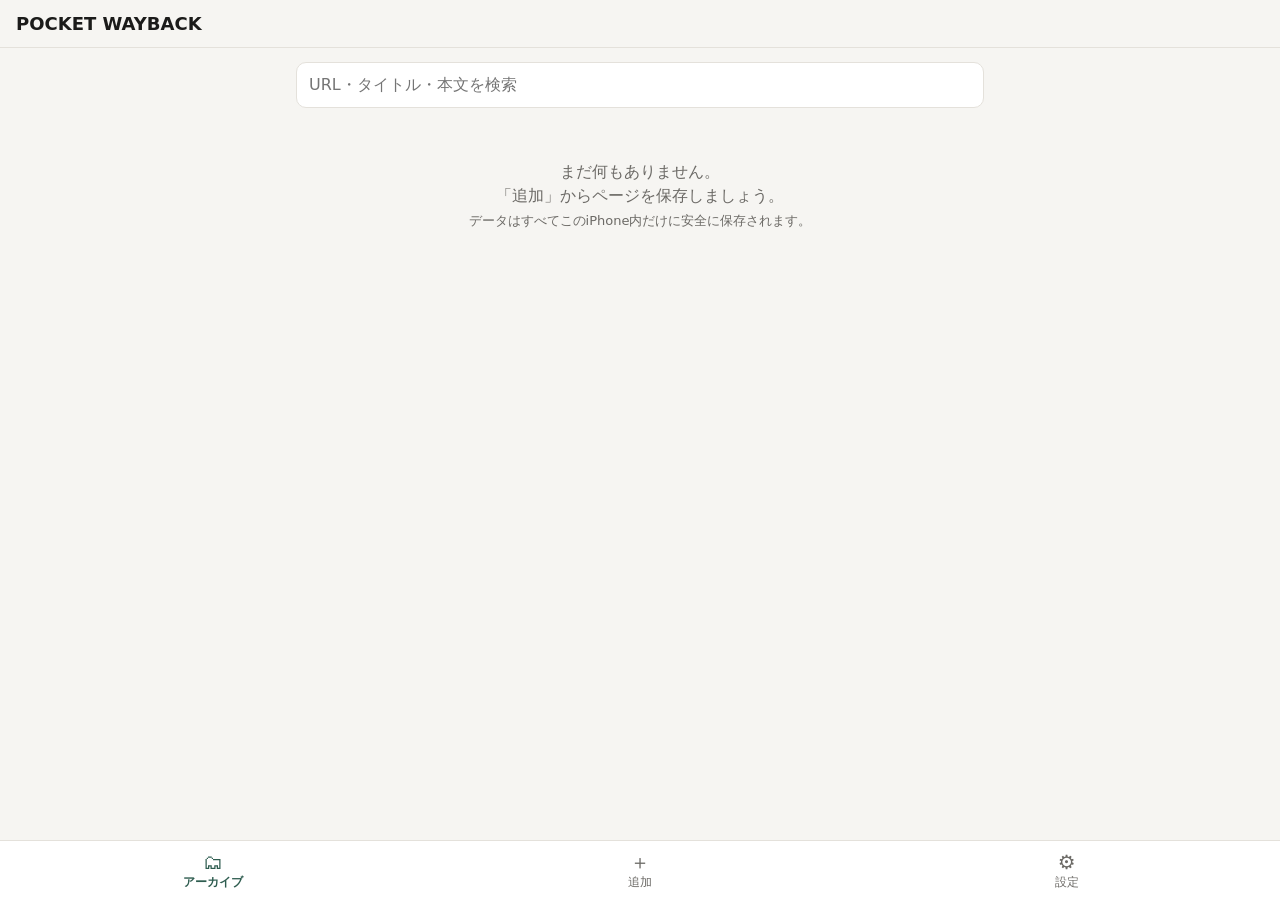
<file: waybackv2.html>
<!doctype html>
<html lang="ja">
<head>
<meta charset="utf-8">
<meta name="viewport" content="width=device-width,initial-scale=1,viewport-fit=cover">
<meta http-equiv="Content-Security-Policy" content="default-src 'none'; script-src 'unsafe-inline'; style-src 'unsafe-inline' data:; img-src data: blob:; font-src data:; media-src data: blob:; frame-src about: blob: data:; connect-src 'none'; base-uri 'none'; form-action 'none'">
<meta name="color-scheme" content="light dark">
<meta name="referrer" content="no-referrer">
<title>POCKET WAYBACK 2.0</title>
<style>
:root{--bg:#121211;--card:#1c1c1a;--ink:#ecebe7;--mute:#9a978f;--line:#2e2d2a;--acc:#7fc4ac;--accink:#0b1a15;--add:#173222;--addt:#7ee0a0;--del:#3a1b18;--delt:#ff9d92;--warn:#3a321a}
@media(prefers-color-scheme:light){:root{--bg:#f6f5f2;--card:#fff;--ink:#1b1b1a;--mute:#6c6a66;--line:#e4e1db;--acc:#2f5d50;--accink:#fff;--add:#e3f3e6;--addt:#14622a;--del:#fbe4e2;--delt:#a3261b;--warn:#fff4d6}}
*{box-sizing:border-box;-webkit-tap-highlight-color:transparent}
html,body{margin:0;background:var(--bg);color:var(--ink);font:16px/1.5 -apple-system,BlinkMacSystemFont,"Hiragino Sans","Noto Sans JP",system-ui,sans-serif}
body{padding-bottom:calc(64px + env(safe-area-inset-bottom))}
body.full{padding-bottom:0}
header.top{position:sticky;top:0;z-index:5;background:var(--bg);padding:calc(10px + env(safe-area-inset-top)) 16px 10px;border-bottom:1px solid var(--line);display:flex;align-items:center;gap:10px}
header.top h1{font-size:18px;margin:0;flex:1;min-width:0;overflow:hidden;text-overflow:ellipsis;white-space:nowrap}
main{padding:14px 16px;max-width:720px;margin:0 auto}
nav.bar{position:fixed;left:0;right:0;bottom:0;display:flex;background:var(--card);border-top:1px solid var(--line);padding-bottom:env(safe-area-inset-bottom);z-index:6}
body.full nav.bar{display:none}
nav.bar a{flex:1;text-align:center;padding:10px 0 9px;color:var(--mute);text-decoration:none;font-size:12px}
nav.bar a b{display:block;font-size:20px;line-height:1.1;font-weight:400}
nav.bar a.on{color:var(--acc);font-weight:600}
.card{background:var(--card);border:1px solid var(--line);border-radius:14px;padding:12px 14px;margin-bottom:10px}
a.row{display:block;color:inherit;text-decoration:none}
.host{font-weight:600;word-break:break-all}
.mute{color:var(--mute);font-size:13px}
.path{color:var(--mute);font-weight:400}
input[type=text],input[type=search],input[type=datetime-local],textarea,select{width:100%;font:inherit;color:inherit;background:var(--card);border:1px solid var(--line);border-radius:10px;padding:10px 12px}
textarea{min-height:160px;font:13px/1.5 ui-monospace,Menlo,monospace}
label.f{display:block;font-size:13px;color:var(--mute);margin:14px 0 5px}
button,.btn{font:inherit;border:0;border-radius:10px;padding:10px 14px;background:var(--acc);color:var(--accink);cursor:pointer;text-decoration:none;display:inline-block}
button.sec,.btn.sec{background:transparent;color:var(--ink);border:1px solid var(--line)}
button.danger{background:transparent;color:var(--delt);border:1px solid var(--line)}
button:disabled{opacity:.4}
.icon{background:transparent;color:var(--ink);border:0;font-size:20px;padding:6px 10px}
.row2{display:flex;gap:8px;flex-wrap:wrap;margin-top:10px}
.pill{display:inline-block;font-size:11px;padding:1px 8px;border-radius:99px;border:1px solid var(--line);color:var(--mute);margin-left:6px}
.pill.chg{color:var(--addt);background:var(--add);border-color:transparent}
.snap{display:flex;gap:12px;align-items:flex-start}
.snap input{margin-top:5px;width:20px;height:20px}
.snap .body{flex:1;min-width:0}
.empty{text-align:center;color:var(--mute);padding:40px 10px}
.note{background:var(--warn);border-radius:12px;padding:10px 12px;font-size:13px;margin:12px 0}
.viewer{position:fixed;inset:0;display:flex;flex-direction:column;background:var(--bg)}
.vbar{display:flex;align-items:center;gap:6px;padding:calc(6px + env(safe-area-inset-top)) 8px 6px;border-bottom:1px solid var(--line);background:var(--bg)}
.vbar select{flex:1;min-width:0;padding:7px 10px}
.vwrap{flex:1;position:relative;background:#fff}
.vwrap iframe{position:absolute;inset:0;width:100%;height:100%;border:0;background:#fff}
pre.txt{margin:0;padding:14px 16px calc(20px + env(safe-area-inset-bottom));white-space:pre-wrap;word-break:break-word;font:14px/1.7 -apple-system,"Hiragino Sans",sans-serif;overflow:auto;position:absolute;inset:0;background:var(--bg);color:var(--ink)}
.d{font:13px/1.55 ui-monospace,Menlo,monospace;white-space:pre-wrap;word-break:break-word;padding:3px 10px;border-radius:4px;margin:1px 0}
.d.p{background:var(--add);color:var(--addt)}
.d.m{background:var(--del);color:var(--delt)}
.d.e{color:var(--mute)}
.d.s{color:var(--mute);text-align:center;font-style:italic}
.toast{position:fixed;left:50%;transform:translateX(-50%);bottom:calc(80px + env(safe-area-inset-bottom));background:#222;color:#fff;padding:10px 16px;border-radius:99px;font-size:14px;z-index:20;max-width:90vw}
h2{font-size:15px;margin:22px 0 8px}
.kv{display:flex;justify-content:space-between;gap:10px;padding:4px 0;font-size:14px}
</style>
</head>
<body>
<div id="app"></div>
<div id="toast" class="toast" hidden></div>
<nav class="bar" id="nav">
  <a href="#/" data-n="home"><b>🗂</b>アーカイブ</a>
  <a href="#/add" data-n="add"><b>＋</b>追加</a>
  <a href="#/s" data-n="s"><b>⚙</b>設定</a>
</nav>

<script>
'use strict';
const $=s=>document.querySelector(s);
const esc=s=>String(s).replace(/[&<>"']/g,c=>({'&':'&amp;','<':'&lt;','>':'&gt;','"':'&quot;',"'":'&#39;'}[c]));
const pad=n=>String(n).padStart(2,'0');
const fmtDate=ts=>{const d=new Date(ts);return `${d.getFullYear()}/${pad(d.getMonth()+1)}/${pad(d.getDate())} ${pad(d.getHours())}:${pad(d.getMinutes())}`};
const fmtSize=n=>n<1024?n+' B':n<1048576?(n/1024).toFixed(1)+' KB':(n/1048576).toFixed(1)+' MB';
let toastT;
function toast(msg){const t=$('#toast');t.textContent=msg;t.hidden=false;clearTimeout(toastT);toastT=setTimeout(()=>t.hidden=true,2800)}
function fnv(s){let h=0x811c9dc5;for(let i=0;i<s.length;i++){h^=s.charCodeAt(i);h=Math.imul(h,0x01000193)}return (h>>>0).toString(16)}

/* ---------- IndexedDB ---------- */
let db;
const rq=r=>new Promise((res,rej)=>{r.onsuccess=()=>res(r.result);r.onerror=()=>rej(r.error)});
function openDB(){return new Promise((res,rej)=>{
  const r=indexedDB.open('pocket-wayback',1);
  r.onupgradeneeded=()=>{const d=r.result;const s=d.createObjectStore('snaps',{keyPath:'id',autoIncrement:true});s.createIndex('url','url');d.createObjectStore('body',{keyPath:'id'})};
  r.onsuccess=()=>res(r.result);r.onerror=()=>rej(r.error);
})}
const allSnaps=()=>rq(db.transaction('snaps').objectStore('snaps').getAll());
const getSnap=id=>rq(db.transaction('snaps').objectStore('snaps').get(id));
const getBody=id=>rq(db.transaction('body').objectStore('body').get(id));
function saveSnap(meta,body){return new Promise((res,rej)=>{
  const t=db.transaction(['snaps','body'],'readwrite');
  const r=t.objectStore('snaps').add(meta);
  r.onsuccess=()=>{meta.id=r.result;body.id=r.result;t.objectStore('body').put(body)};
  t.oncomplete=()=>res(meta);t.onerror=()=>rej(t.error);t.onabort=()=>rej(t.error);
})}
function delSnaps(ids){return new Promise((res,rej)=>{
  const t=db.transaction(['snaps','body'],'readwrite');
  ids.forEach(id=>{t.objectStore('snaps').delete(id);t.objectStore('body').delete(id)});
  t.oncomplete=()=>res();t.onerror=()=>rej(t.error);
})}
function clearAll(){return new Promise((res,rej)=>{
  const t=db.transaction(['snaps','body'],'readwrite');
  t.objectStore('snaps').clear();t.objectStore('body').clear();
  t.oncomplete=()=>res();t.onerror=()=>rej(t.error);
})}
function scanBodies(q){return new Promise((res,rej)=>{
  const hits=new Map();const needle=q.toLowerCase();
  const c=db.transaction('body').objectStore('body').openCursor();
  c.onsuccess=()=>{const cur=c.result;if(!cur){res(hits);return}
    const i=cur.value.text.toLowerCase().indexOf(needle);
    if(i>=0)hits.set(cur.value.id,cur.value.text.slice(Math.max(0,i-30),i+90).replace(/\n/g,' '));
    cur.continue()};
  c.onerror=()=>rej(c.error);
})}

/* ---------- Helpers ---------- */
function htmlToText(html){
  const d=new DOMParser().parseFromString(html,'text/html');
  d.querySelectorAll('script,style,noscript,template,svg,head').forEach(e=>e.remove());
  d.querySelectorAll('p,div,li,h1,h2,h3,h4,h5,h6,tr,br,section,article,header,footer,blockquote,pre,ul,ol,table,dd,dt').forEach(e=>e.append('\n'));
  const t=(d.body?d.body.textContent:'')||'';
  return t.split('\n').map(l=>l.replace(/\s+/g,' ').trim()).filter(Boolean).join('\n');
}
const looksHtml=s=>/<(html|body|head|div|p|span|h[1-6]|a|table|ul|ol|article|section|script|style|meta|link|img)[\s>\/]/i.test(s.slice(0,200000));
function normUrl(u){
  u=(u||'').trim();if(!u)return '';
  if(!/^[a-z][a-z0-9+.-]*:/i.test(u)&&/^[^\s\/]+\.[^\s\/]+/.test(u))u='https://'+u;
  return u.replace(/#.*$/,'');
}
function splitUrl(u){try{const x=new URL(u);return {host:x.host||x.protocol,path:(x.pathname+x.search).replace(/^\/$/,'')}}catch{return {host:u,path:''}}}

/* ---------- MHTML parser ---------- */
function bin2str(buf){const a=new Uint8Array(buf);let s='';for(let i=0;i<a.length;i+=0x8000)s+=String.fromCharCode.apply(null,a.subarray(i,i+0x8000));return s}
function str2bytes(s){const a=new Uint8Array(s.length);for(let i=0;i<s.length;i++)a[i]=s.charCodeAt(i)&255;return a}
function dec(bytes,cs){try{return new TextDecoder(cs||'utf-8').decode(bytes)}catch{return new TextDecoder('utf-8').decode(bytes)}}
const qpToBin=s=>s.replace(/=\r?\n/g,'').replace(/=([0-9A-Fa-f]{2})/g,(_,h)=>String.fromCharCode(parseInt(h,16)));
function parseHeaders(h){const o={};h.replace(/\r?\n[ \t]+/g,' ').split(/\r?\n/).forEach(l=>{const i=l.indexOf(':');if(i>0)o[l.slice(0,i).trim().toLowerCase()]=l.slice(i+1).trim()});return o}
function parseMhtml(raw){
  const he=raw.search(/\r?\n\r?\n/);if(he<0)return null;
  const top=parseHeaders(raw.slice(0,he));
  const bm=/boundary="?([^";]+)"?/i.exec(top['content-type']||'');if(!bm)return null;
  const secs=raw.slice(he).split('--'+bm[1]);
  const parts=[];
  for(let k=1;k<secs.length;k++){
    const p=secs[k];if(p.startsWith('--'))break;
    const i=p.search(/\r?\n\r?\n/);if(i<0)continue;
    const h=parseHeaders(p.slice(0,i));
    const body=p.slice(i).replace(/^\r?\n\r?\n/,'').replace(/\r?\n$/,'');
    const enc=(h['content-transfer-encoding']||'').toLowerCase();
    const ct=(h['content-type']||'application/octet-stream').split(';')[0].trim().toLowerCase();
    const csm=/charset="?([^";]+)/i.exec(h['content-type']||'');
    let bin,b64=null;
    try{
      if(enc==='base64'){b64=body.replace(/\s+/g,'');bin=atob(b64)}
      else if(enc==='quoted-printable')bin=qpToBin(body);
      else bin=body;
    }catch{continue}
    parts.push({ct,cs:csm&&csm[1],loc:h['content-location'],cid:(h['content-id']||'').replace(/^<|>$/g,''),bin,b64});
  }
  const wantLoc=top['snapshot-content-location'];
  const main=parts.find(p=>p.ct==='text/html'&&(!wantLoc||p.loc===wantLoc))||parts.find(p=>p.ct==='text/html');
  if(!main)return null;
  const map=[];
  const uri=p=>`data:${p.ct};base64,${p.b64||btoa(p.bin)}`;
  const addKeys=(p,u)=>{
    if(p.loc){map.push([p.loc,u]);if(p.loc.includes('&'))map.push([p.loc.replace(/&/g,'&amp;'),u])}
    if(p.cid)map.push(['cid:'+p.cid,u]);
  };
  const rep=(text)=>{for(const [k,u] of map)if(k&&text.includes(k))text=text.split(k).join(u);return text};
  for(const p of parts)if(p!==main&&p.ct!=='text/css'&&p.ct!=='text/html')addKeys(p,uri(p));
  map.sort((a,b)=>b[0].length-a[0].length);
  for(const p of parts)if(p!==main&&p.ct==='text/css'){
    const css=rep(dec(str2bytes(p.bin),p.cs));
    addKeys(p,'data:text/css;base64,'+btoa(unescape(encodeURIComponent(css))));
  }
  map.sort((a,b)=>b[0].length-a[0].length);
  const html=rep(dec(str2bytes(main.bin),main.cs));
  return {html,location:wantLoc||main.loc||'',date:top.date?Date.parse(top.date):NaN};
}
async function readFile(file){
  const buf=await file.arrayBuffer();
  const head=bin2str(buf.slice(0,2048));
  if(/\.mht(ml)?$/i.test(file.name)||(/^\s*(From|Subject|MIME-Version|Snapshot-Content-Location)\s*:/im.test(head)&&/multipart\/related/i.test(head))){
    const r=parseMhtml(bin2str(buf));
    if(r)return {raw:r.html,isText:false,url:r.location,date:r.date};
  }
  let text;
  try{text=new TextDecoder('utf-8',{fatal:true}).decode(buf)}catch{
    const m=/charset\s*=\s*["']?([\w-]+)/i.exec(head);
    text=dec(new Uint8Array(buf),m?m[1]:'windows-1252');
  }
  return {raw:text,isText:/\.(txt|md)$/i.test(file.name)&&!looksHtml(text),url:'',date:NaN};
}

async function makeSnap({url,ts,raw,isText,fallbackName}){
  let html=raw;
  if(isText||!looksHtml(raw))html=`<!doctype html><meta charset="utf-8"><meta name="viewport" content="width=device-width,initial-scale=1"><pre style="white-space:pre-wrap;word-break:break-word;font:15px/1.7 -apple-system,sans-serif;padding:14px;margin:0">${esc(raw)}</pre>`;
  const doc=new DOMParser().parseFromString(html,'text/html');
  const text=htmlToText(html);
  let title=(doc.title||'').trim()||text.split('\n')[0]||'(無題)';
  title=title.slice(0,160);
  if(!url){
    const c=doc.querySelector('link[rel="canonical"]')?.getAttribute('href')||doc.querySelector('meta[property="og:url"]')?.getAttribute('content');
    url=normUrl(c&&/^https?:/i.test(c)?c:'')||('local:'+(fallbackName||'memo'));
  }
  const meta={url,title,ts:ts||Date.now(),size:html.length,hash:fnv(text),excerpt:text.slice(0,200).replace(/\n/g,' ')};
  return saveSnap(meta,{html,text});
}

/* ---------- Diff ---------- */
function diffLines(A0,B0){
  let s=0;while(s<A0.length&&s<B0.length&&A0[s]===B0[s])s++;
  let ea=A0.length,eb=B0.length;while(ea>s&&eb>s&&A0[ea-1]===B0[eb-1]){ea--;eb--}
  const A=A0.slice(s,ea),B=B0.slice(s,eb),n=A.length,m=B.length;
  const pre=A0.slice(0,s).map(x=>({t:'=',s:x})),suf=A0.slice(ea).map(x=>({t:'=',s:x}));
  const mid=[];let approx=false;
  if(n*m>4e6){
    approx=true;const sa=new Set(A),sb=new Set(B);
    A.forEach(x=>{if(!sb.has(x))mid.push({t:'-',s:x})});B.forEach(x=>{if(!sa.has(x))mid.push({t:'+',s:x})});
  }else{
    const W=m+1,dp=new Uint16Array((n+1)*W);
    for(let i=n-1;i>=0;i--)for(let j=m-1;j>=0;j--)dp[i*W+j]=A[i]===B[j]?dp[(i+1)*W+j+1]+1:Math.max(dp[(i+1)*W+j],dp[i*W+j+1]);
    let i=0,j=0;
    while(i<n&&j<m){
      if(A[i]===B[j]){mid.push({t:'=',s:A[i]});i++;j++}
      else if(dp[(i+1)*W+j]>=dp[i*W+j+1])mid.push({t:'-',s:A[i++]});
      else mid.push({t:'+',s:B[j++]});
    }
    while(i<n)mid.push({t:'-',s:A[i++]});while(j<m)mid.push({t:'+',s:B[j++]});
  }
  return {ops:[...pre,...mid,...suf],approx};
}

/* ---------- Encryption / Backup ---------- */
const b64e=u8=>{let s='';for(let i=0;i<u8.length;i+=0x8000)s+=String.fromCharCode.apply(null,u8.subarray(i,i+0x8000));return btoa(s)};
const b64d=s=>str2bytes(atob(s));
async function deriveKey(pass,salt){
  const km=await crypto.subtle.importKey('raw',new TextEncoder().encode(pass),'PBKDF2',false,['deriveKey']);
  return crypto.subtle.deriveKey({name:'PBKDF2',salt,iterations:250000,hash:'SHA-256'},km,{name:'AES-GCM',length:256},false,['encrypt','decrypt']);
}
async function buildExport(pass){
  const metas=await allSnaps();const items=[];
  for(const m of metas){const b=await getBody(m.id);const {id,...rest}=m;items.push({...rest,html:b.html})}
  const json=JSON.stringify({app:'pocket-wayback',v:2,items});
  if(!pass)return {blob:new Blob([json],{type:'application/json'}),ext:'json',n:items.length};
  const salt=crypto.getRandomValues(new Uint8Array(16)),iv=crypto.getRandomValues(new Uint8Array(12));
  const key=await deriveKey(pass,salt);
  const ct=new Uint8Array(await crypto.subtle.encrypt({name:'AES-GCM',iv},key,new TextEncoder().encode(json)));
  const out=JSON.stringify({app:'pocket-wayback',v:2,enc:1,salt:b64e(salt),iv:b64e(iv),data:b64e(ct)});
  return {blob:new Blob([out],{type:'application/json'}),ext:'pwb',n:items.length};
}
async function importBackup(file){
  let obj=JSON.parse(await file.text());
  if(obj.app!=='pocket-wayback')throw new Error('形式が違います');
  if(obj.enc){
    const pass=prompt('バックアップのパスフレーズ');if(pass==null)return -1;
    const key=await deriveKey(pass,b64d(obj.salt));
    let pt;try{pt=await crypto.subtle.decrypt({name:'AES-GCM',iv:b64d(obj.iv)},key,b64d(obj.data))}catch{throw new Error('パスフレーズが違います')}
    obj=JSON.parse(new TextDecoder().decode(pt));
  }
  const have=new Set((await allSnaps()).map(m=>m.url+'|'+m.ts+'|'+m.hash));
  let n=0;
  for(const it of obj.items){
    if(have.has(it.url+'|'+it.ts+'|'+it.hash))continue;
    const {html,...meta}=it;await saveSnap(meta,{html,text:htmlToText(html)});n++;
  }
  return n;
}

/* ---------- Views ---------- */
const app=$('#app');
let searchQ='';
function setView(name,full){document.body.classList.toggle('full',!!full);document.querySelectorAll('#nav a').forEach(a=>a.classList.toggle('on',a.dataset.n===name))}
const head=(title,back)=>`<header class="top">${back?`<a class="icon" href="${back}" style="text-decoration:none;color:inherit">‹</a>`:''}<h1>${title}</h1></header>`;

async function viewHome(){
  setView('home');
  app.innerHTML=head('POCKET WAYBACK')+`<main><input type="search" id="q" placeholder="URL・タイトル・本文を検索" value="${esc(searchQ)}" autocomplete="off"><div id="list" style="margin-top:12px"></div></main>`;
  const snaps=await allSnaps();
  const list=$('#list');
  const draw=async(deep)=>{
    const q=searchQ.trim().toLowerCase();
    if(!snaps.length){list.innerHTML=`<div class="empty">まだ何もありません。<br>「追加」からページを保存しましょう。<br><span class="mute">データはすべてこのiPhone内だけに安全に保存されます。</span></div>`;return}
    if(q&&deep){
      const hits=await scanBodies(q);
      const rows=snaps.filter(s=>hits.has(s.id)).sort((a,b)=>b.ts-a.ts);
      list.innerHTML=(rows.length?'':`<div class="empty">本文に一致なし</div>`)+rows.map(s=>`<a class="row card" href="#/v/${s.id}"><div class="host">${esc(s.title)}</div><div class="mute">${esc(s.url)} · ${fmtDate(s.ts)}</div><div class="mute">…${esc(hits.get(s.id))}…</div></a>`).join('');
      return;
    }
    const g=new Map();
    for(const s of snaps){let x=g.get(s.url);if(!x){x={url:s.url,n:0,last:s};g.set(s.url,x)}x.n++;if(s.ts>x.last.ts)x.last=s}
    let arr=[...g.values()];
    if(q)arr=arr.filter(x=>(x.url+' '+x.last.title+' '+x.last.excerpt).toLowerCase().includes(q));
    arr.sort((a,b)=>b.last.ts-a.last.ts);
    list.innerHTML=arr.map(x=>{const u=splitUrl(x.url);return `<a class="row card" href="#/u/${encodeURIComponent(x.url)}"><div class="host">${esc(u.host)}<span class="path">${esc(u.path.slice(0,60))}</span></div><div>${esc(x.last.title)}</div><div class="mute">${x.n}件 · 最新 ${fmtDate(x.last.ts)}</div></a>`}).join('')
      +(q?`<div class="row2"><button class="sec" id="deep">本文も検索</button></div>`:'')
      +(q&&!arr.length?`<div class="empty">一致なし</div>`:'');
    $('#deep')?.addEventListener('click',()=>draw(true));
  };
  $('#q').addEventListener('input',e=>{searchQ=e.target.value;draw(false)});
  $('#q').addEventListener('keydown',e=>{if(e.key==='Enter')draw(true)});
  draw(false);
}

async function viewUrl(url){
  setView('home');
  const snaps=(await allSnaps()).filter(s=>s.url===url).sort((a,b)=>b.ts-a.ts);
  const u=splitUrl(url);
  app.innerHTML=head(esc(u.host),'#/')+`<main><div class="mute" style="word-break:break-all;margin-bottom:12px">${esc(url)}</div>
  <div id="snaps">${snaps.map((s,i)=>{const prev=snaps[i+1];const chg=prev&&prev.hash!==s.hash;
    return `<div class="card snap"><input type="checkbox" data-id="${s.id}"><a class="row body" href="#/v/${s.id}"><div><b>${fmtDate(s.ts)}</b>${prev?(chg?'<span class="pill chg">変更あり</span>':'<span class="pill">同一</span>'):''}</div><div>${esc(s.title)}</div><div class="mute">${fmtSize(s.size)}</div></a></div>`}).join('')||'<div class="empty">スナップショットなし</div>'}</div>
  <div class="row2"><button id="cmp" disabled>2件を比較</button><button class="danger" id="del" disabled>選択を削除</button><a class="btn sec" href="#/add?url=${encodeURIComponent(url)}">＋新しく保存</a></div></main>`;
  const upd=()=>{const n=document.querySelectorAll('#snaps input:checked').length;$('#cmp').disabled=n!==2;$('#del').disabled=n<1};
  $('#snaps').addEventListener('change',upd);
  $('#cmp').onclick=()=>{const ids=[...document.querySelectorAll('#snaps input:checked')].map(i=>+i.dataset.id);location.hash=`#/d/${ids[0]}/${ids[1]}`};
  $('#del').onclick=async()=>{const ids=[...document.querySelectorAll('#snaps input:checked')].map(i=>+i.dataset.id);if(!confirm(ids.length+'件を削除しますか?'))return;await delSnaps(ids);toast('削除しました');route()};
}

async function viewSnap(id){
  setView('home',true);
  const s=await getSnap(id);if(!s){location.hash='#/';return}
  const b=await getBody(id);
  const sib=(await allSnaps()).filter(x=>x.url===s.url).sort((a,b)=>b.ts-a.ts);
  const idx=sib.findIndex(x=>x.id===id);
  let mode='page';
  app.innerHTML=`<div class="viewer"><div class="vbar"><a class="icon" href="#/u/${encodeURIComponent(s.url)}" style="text-decoration:none;color:inherit">‹</a>
    <button class="icon" id="older" ${idx>=sib.length-1?'disabled':''}>◀</button>
    <select id="sel">${sib.map(x=>`<option value="${x.id}" ${x.id===id?'selected':''}>${fmtDate(x.ts)}</option>`).join('')}</select>
    <button class="icon" id="newer" ${idx<=0?'disabled':''}>▶</button>
    <button class="icon" id="mode" title="表示切替">Aa</button>
    <button class="icon" id="cmp1" title="前の版と比較" ${idx>=sib.length-1?'disabled':''}>±</button>
    <button class="icon" id="del1" title="削除">🗑</button></div>
    <div class="vwrap" id="vw"></div></div>`;
  const draw=()=>{
    const vw=$('#vw');vw.innerHTML='';
    if(mode==='page'){const f=document.createElement('iframe');f.setAttribute('sandbox','');f.setAttribute('referrerpolicy','no-referrer');f.srcdoc=b.html;vw.appendChild(f)}
    else{const p=document.createElement('pre');p.className='txt';p.textContent=b.text;vw.appendChild(p)}
  };
  draw();
  $('#sel').onchange=e=>location.hash='#/v/'+e.target.value;
  $('#older').onclick=()=>location.hash='#/v/'+sib[idx+1].id;
  $('#newer').onclick=()=>location.hash='#/v/'+sib[idx-1].id;
  $('#mode').onclick=()=>{mode=mode==='page'?'text':'page';draw()};
  $('#cmp1').onclick=()=>location.hash=`#/d/${sib[idx+1].id}/${id}`;
  $('#del1').onclick=async()=>{if(!confirm('このスナップショットを削除しますか?'))return;await delSnaps([id]);toast('削除しました');location.hash='#/u/'+encodeURIComponent(s.url)};
}

async function viewDiff(ia,ib){
  setView('home');
  let [a,b]=await Promise.all([getSnap(ia),getSnap(ib)]);
  if(!a||!b){location.hash='#/';return}
  if(a.ts>b.ts)[a,b]=[b,a];
  const [ba,bb]=await Promise.all([getBody(a.id),getBody(b.id)]);
  const {ops,approx}=diffLines(ba.text.split('\n'),bb.text.split('\n'));
  const add=ops.filter(o=>o.t==='+').length,del=ops.filter(o=>o.t==='-').length;
  const keep=new Array(ops.length).fill(false);
  ops.forEach((o,i)=>{if(o.t!=='='){for(let k=Math.max(0,i-2);k<=Math.min(ops.length-1,i+2);k++)keep[k]=true}});
  let html='',skip=0;
  ops.forEach((o,i)=>{
    if(!keep[i]){skip++;return}
    if(skip){html+=`<div class="d s">⋯ ${skip}行省略</div>`;skip=0}
    html+=`<div class="d ${o.t==='+'?'p':o.t==='-'?'m':'e'}">${o.t==='+'?'+ ':o.t==='-'?'− ':'  '}${esc(o.s)}</div>`;
  });
  if(skip)html+=`<div class="d s">⋯ ${skip}行省略</div>`;
  app.innerHTML=head('差分比較','#/u/'+encodeURIComponent(a.url))+`<main><div class="card"><div class="mute">旧 ${fmtDate(a.ts)}</div><div class="mute">新 ${fmtDate(b.ts)}</div><div style="margin-top:6px"><b style="color:var(--addt)">+${add}</b> &nbsp; <b style="color:var(--delt)">−${del}</b> 行${approx?'(簡易比較)':''}</div></div>${add+del?html:'<div class="empty">本文テキストに差分はありません</div>'}</main>`;
}

function viewAdd(q){
  setView('add');
  const pre=q.get('url')||'';
  app.innerHTML=head('ページを保存')+`<main>
  <label class="f">URL (空欄なら自動判定)</label>
  <input type="text" id="url" inputmode="url" autocapitalize="off" autocomplete="off" spellcheck="false" placeholder="https://example.com/page" value="${esc(pre)}">
  <label class="f">保存日時 (空欄なら現在日時)</label>
  <input type="datetime-local" id="ts">
  <label class="f">① ファイルからインポート (MHTML / HTML / TXT など複数可)</label>
  <input type="file" id="files" multiple accept=".mhtml,.mht,.html,.htm,.txt,.md,text/*,message/rfc822,multipart/related">
  <label class="f">② HTMLソースやテキストを直接貼り付け</label>
  <textarea id="paste" placeholder="ここにコードやテキストを貼り付け"></textarea>
  <div class="row2"><button class="sec" id="clip">クリップボードから貼り付け</button></div>
  <div class="row2"><button id="save">この端末に保存</button></div>
  <div class="note"><b>iPhone・Safariでの使い方：</b><br>Safariの共有メニューから「ファイルに保存」したMHTMLやHTMLファイルを選択するか、ページのソースコードをコピーして貼り付けてください。完全なプライバシー保護のため、外部サーバー通信や自動スクレイピングは行わず、安全にローカル保存します。</div></main>`;
  $('#clip').onclick=async()=>{try{$('#paste').value=await navigator.clipboard.readText()}catch{toast('クリップボードの読み取りが拒否されました')}};
  $('#save').onclick=async()=>{
    const btn=$('#save');btn.disabled=true;
    try{
      const url=normUrl($('#url').value);
      const manual=$('#ts').value?new Date($('#ts').value).getTime():0;
      const files=[...$('#files').files];let last,n=0;
      if(files.length){
        for(const f of files){
          const r=await readFile(f);
          last=await makeSnap({url:url||r.url,ts:manual||(isNaN(r.date)?f.lastModified:r.date),raw:r.raw,isText:r.isText,fallbackName:f.name});n++;
        }
      }else if($('#paste').value.trim()){
        last=await makeSnap({url,ts:manual||Date.now(),raw:$('#paste').value,isText:false,fallbackName:'memo-'+Date.now()});n=1;
      }else{toast('ファイルまたはテキストを入力してください');btn.disabled=false;return}
      navigator.storage?.persist?.();
      toast(n+'件を保存しました');
      location.hash='#/u/'+encodeURIComponent(last.url);
    }catch(e){toast('保存失敗: '+(e&&e.name==='QuotaExceededError'?'ストレージ容量不足です':(e.message||e)));btn.disabled=false}
  };
}

async function viewSettings(){
  setView('s');
  const snaps=await allSnaps();
  const total=snaps.reduce((a,s)=>a+s.size,0);
  let est='';try{const e=await navigator.storage.estimate();est=`${fmtSize(e.usage||0)} / ${fmtSize(e.quota||0)}`}catch{est='不明'}
  let persisted='不明';try{persisted=(await navigator.storage.persisted())?'保護済み':'未保護'}catch{}
  app.innerHTML=head('設定')+`<main>
  <div class="card"><div class="kv"><span>スナップショット</span><b>${snaps.length}件</b></div><div class="kv"><span>保存データ合計</span><b>${fmtSize(total)}</b></div><div class="kv"><span>ブラウザ使用量</span><b>${esc(est)}</b></div><div class="kv"><span>自動削除からの保護</span><b>${persisted}</b></div>
  <div class="row2"><button class="sec" id="persist">保護を要求</button></div></div>
  <h2>バックアップ・復元</h2>
  <div class="card"><label class="f" style="margin-top:0">暗号化パスフレーズ (任意・AES-GCM)</label><input type="text" id="pass" autocomplete="off" autocapitalize="off" placeholder="パスワードを入力すると暗号化されます">
  <div class="row2"><button id="exp">ファイルに書き出す</button><button class="sec" id="impb">ファイルから復元</button></div><input type="file" id="impf" accept=".json,.pwb,application/json" hidden></div>
  <div class="note">ブラウザのデータ消去やプライベートブラウズモードではデータが消えることがあります。定期的にバックアップを書き出してください。</div>
  <h2>プライバシー</h2>
  <div class="card mute">通信機能（fetchなど）や外部トラッキングツールは一切含まれていません。Content-Security-Policyにより外部通信が完全にブロックされています。</div>
  <h2>危険な操作</h2><div class="card"><button class="danger" id="wipe">すべてのデータを削除</button></div></main>`;
  $('#persist').onclick=async()=>{try{toast((await navigator.storage.persist())?'ストレージ保護が有効になりました':'許可されませんでした')}catch{toast('非対応です')}viewSettings()};
  $('#exp').onclick=async()=>{
    try{
      const pass=$('#pass').value;const {blob,ext,n}=await buildExport(pass);
      const d=new Date();const name=`pocket-wayback-${d.getFullYear()}${pad(d.getMonth()+1)}${pad(d.getDate())}.${ext}`;
      const a=document.createElement('a');a.href=URL.createObjectURL(blob);a.download=name;document.body.appendChild(a);a.click();a.remove();
      setTimeout(()=>URL.revokeObjectURL(a.href),60000);toast(`${n}件のバックアップを書き出しました`);
    }catch(e){toast('失敗: '+(e.message||e))}
  };
  $('#impb').onclick=()=>$('#impf').click();
  $('#impf').onchange=async e=>{const f=e.target.files[0];if(!f)return;try{const n=await importBackup(f);if(n>=0)toast(n+'件を取り込みました');viewSettings()}catch(err){toast('復元失敗: '+(err.message||err))}};
  $('#wipe').onclick=async()=>{if(!confirm('すべてのスナップショットが削除されます。本当によろしいですか?'))return;if(!confirm('元に戻せません。本当にすべて削除しますか?'))return;await clearAll();toast('すべてのデータを削除しました');viewSettings()};
}

/* ---------- Router ---------- */
async function route(){
  const h=location.hash.slice(1)||'/';
  const [p,qs]=h.split('?');const seg=p.split('/').filter(Boolean).map(decodeURIComponent);
  window.scrollTo(0,0);
  try{
    switch(seg[0]){
      case 'add':return viewAdd(new URLSearchParams(qs||''));
      case 'u':return await viewUrl(seg.slice(1).join('/'));
      case 'v':return await viewSnap(+seg[1]);
      case 'd':return await viewDiff(+seg[1],+seg[2]);
      case 's':return await viewSettings();
      default:return await viewHome();
    }
  }catch(e){app.innerHTML=head('エラー')+`<main><div class="card">${esc(e.message||e)}</div></main>`}
}
window.addEventListener('hashchange',route);
(async()=>{
  if(!window.indexedDB){app.innerHTML='<main><div class="card">このブラウザは IndexedDB に対応していません。</div></main>';return}
  try{db=await openDB()}catch(e){app.innerHTML='<main><div class="card">保存領域を開けません。プライベートブラウズモードが有効な場合、容量制限や保存制限がかかることがあります。</div></main>';return}
  route();
})();
</script>
</body>
</html>
</file>
